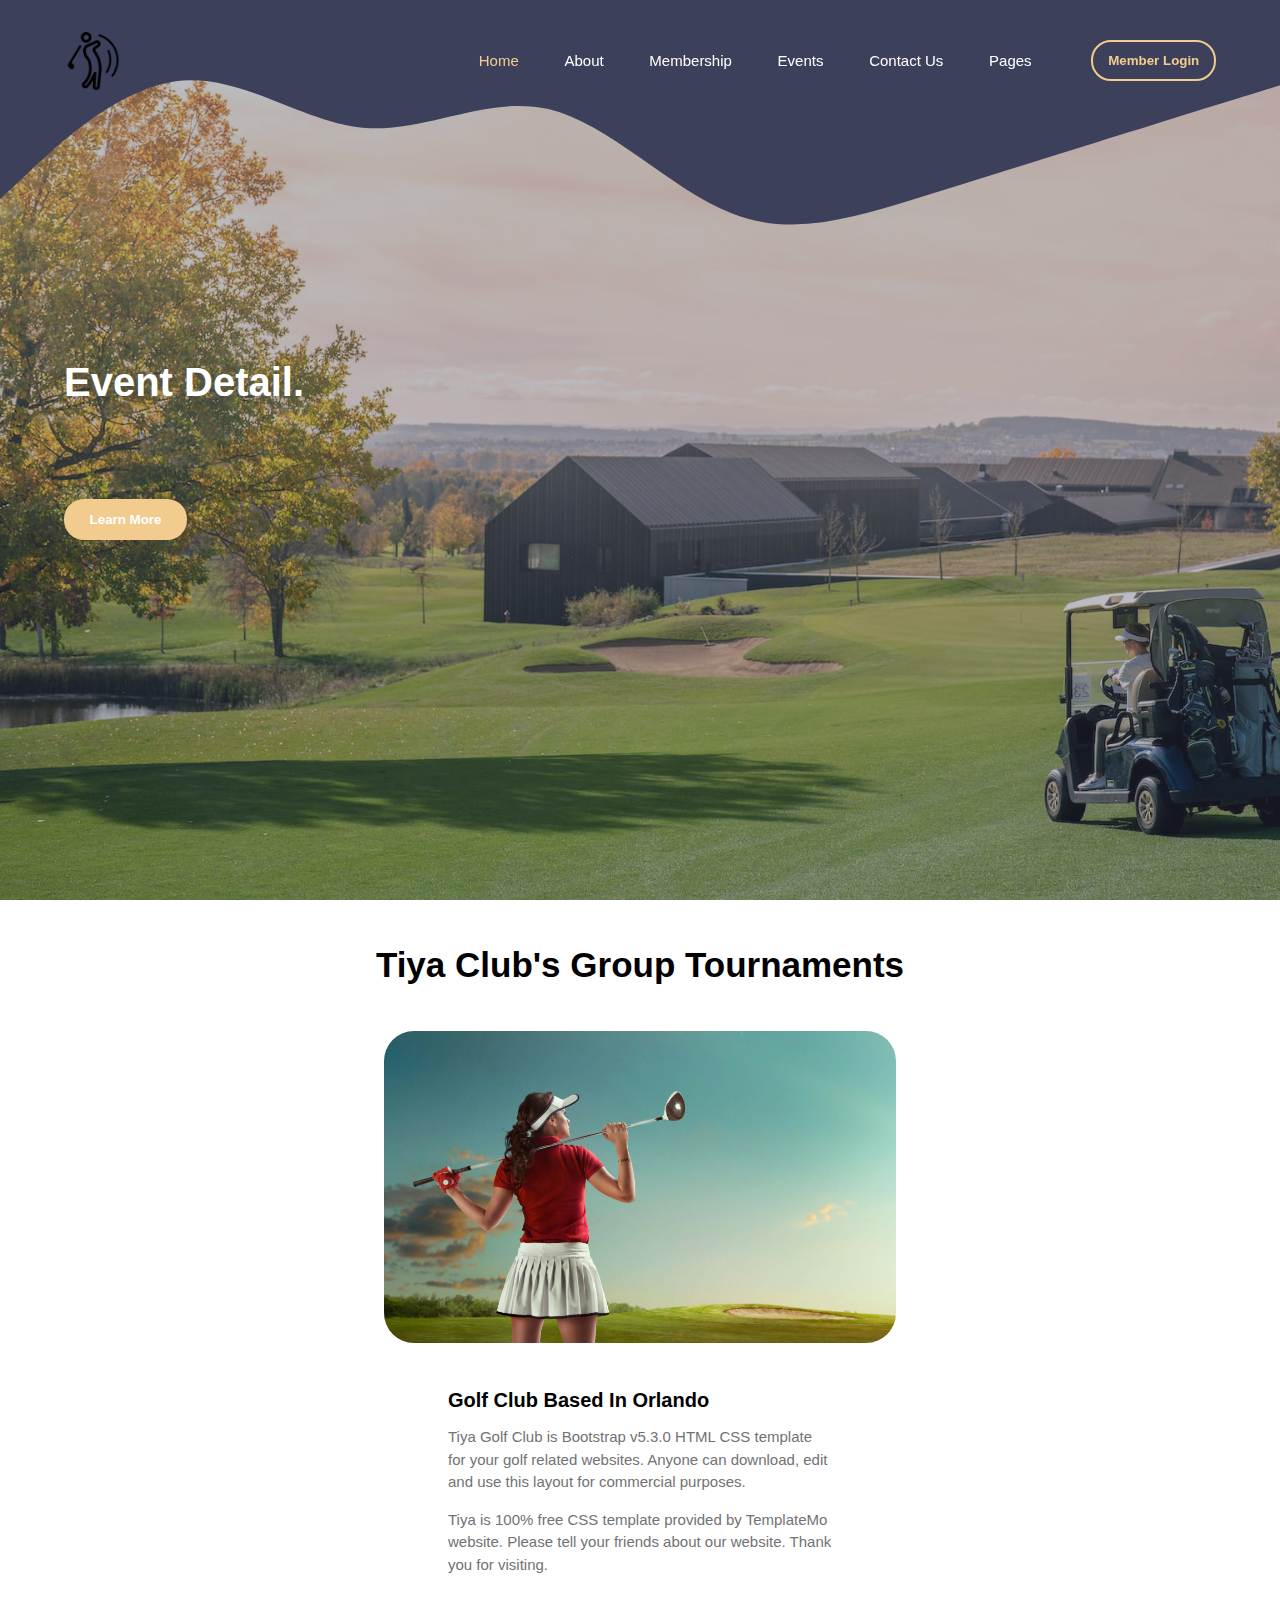
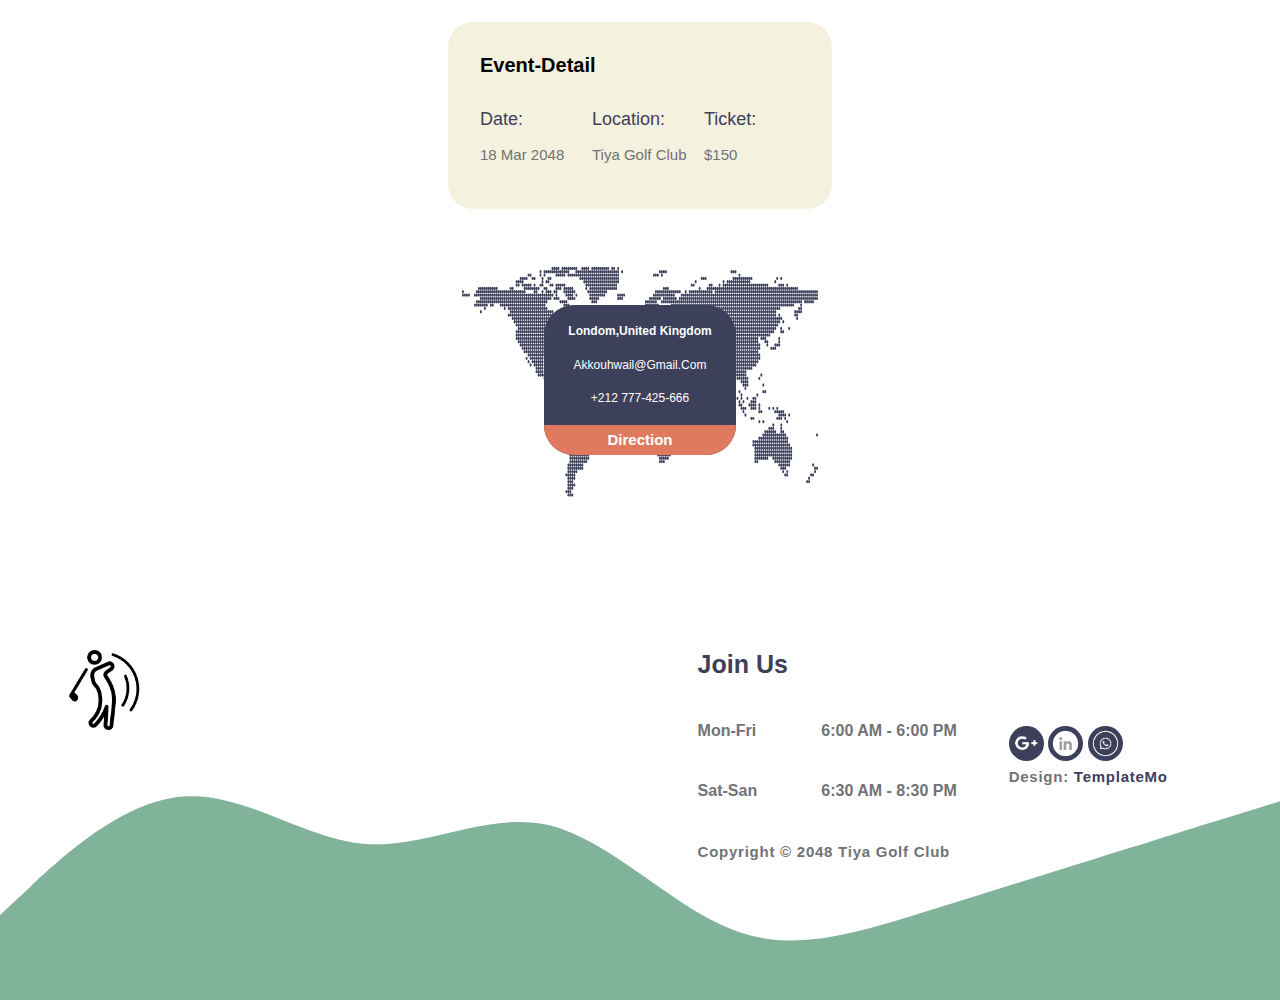
<file: Template587/event-detail.html>
<!DOCTYPE html>
<html lang="en">

<head>
    <meta charset="UTF-8">
    <meta http-equiv="X-UA-Compatible" content="IE=edge">
    <meta name="viewport" content="width=device-width, initial-scale=1.0">
    <title>Tiya Golf club-Event Detail</title>
    <link rel="stylesheet" href="event-detail.css">
</head>

<body>
    <div id="home">
        <div class="dark">
            <svg xmlns="http://www.w3.org/2000/svg" viewBox="0 0 1440 320">
                <path fill="#3D405B" fill-opacity="1"
                    d="M0,224L34.3,192C68.6,160,137,96,206,90.7C274.3,85,343,139,411,144C480,149,549,107,617,122.7C685.7,139,754,213,823,240C891.4,267,960,245,1029,224C1097.1,203,1166,181,1234,160C1302.9,139,1371,117,1406,106.7L1440,96L1440,0L1405.7,0C1371.4,0,1303,0,1234,0C1165.7,0,1097,0,1029,0C960,0,891,0,823,0C754.3,0,686,0,617,0C548.6,0,480,0,411,0C342.9,0,274,0,206,0C137.1,0,69,0,34,0L0,0Z">
                </path>
            </svg>
            <div id="side-bar">
                <img src="images/logo.png" alt="">
                <div class="links">
                    <img id="btn-menu" src="images/menu.png" alt="">
                    <div class="menu">
                        <ul>
                            <li class="active"><a href="">home</a></li>
                            <li><a href="">about</a></li>
                            <li><a href="">membership</a></li>
                            <li><a href="">events</a></li>
                            <li><a href="">contact us</a></li>
                            <li id="show">pages</li>
                        </ul>
                        <button id="btn-login">member login</button>
                    </div>
                </div>
                <div id="list">
                    <ul>
                        <li><a href="event-listing.html">Events listing</a></li>
                        <li><a href="event-detail.html">Events detail</a></li>
                    </ul>
                </div>
            </div>
            <div class="content">
                <h1>event detail.</h1>
                <button><a href="#events">learn more</a></button>
            </div>
            <div id="menu">
                <ul>
                    <li>menu</li>
                    <li class="active"><a href="">home</a></li>
                    <li><a href="">about</a></li>
                    <li><a href="">membership</a></li>
                    <li><a href="">events</a></li>
                    <li><a href="">contact us</a></li>
                    <li>pages
                        <ol>
                            <li><a href="">events listing</a></li>
                            <li><a href="">events detail</a></li>
                        </ol>
                    </li>
                </ul>
            </div>
            <div id="login">
                <div class="header">
                    <h2>member login</h2>
                    <img src="images/icons8-close-50.png" alt="" id="btn-member">
                </div>
                <form action="">
                    <label for="">membership no:</label>
                    <input type="text" placeholder="11002560">
                    <label for="">password:</label>
                    <input type="password" placeholder="password">
                    <input type="checkbox" id="ch">
                    <label for="ch">remeber me</label>
                    <input type="submit" value="login">
                    <p>forgotten password?</p>
                </form>
                <svg xmlns="http://www.w3.org/2000/svg" viewBox="0 0 1440 320">
                    <path fill="#3D405B" fill-opacity="1"
                        d="M0,224L34.3,192C68.6,160,137,96,206,90.7C274.3,85,343,139,411,144C480,149,549,107,617,122.7C685.7,139,754,213,823,240C891.4,267,960,245,1029,224C1097.1,203,1166,181,1234,160C1302.9,139,1371,117,1406,106.7L1440,96L1440,320L1405.7,320C1371.4,320,1303,320,1234,320C1165.7,320,1097,320,1029,320C960,320,891,320,823,320C754.3,320,686,320,617,320C548.6,320,480,320,411,320C342.9,320,274,320,206,320C137.1,320,69,320,34,320L0,320Z">
                    </path>
                </svg>
            </div>
        </div>
    </div>
    <div class="navigation">
        <h1>tiya club's group tournaments</h1>
        <div class="img">
            <img src="images/professional-golf-player.jpg" alt="">
        </div>
        <div class="para">
            <h3>golf club based in orlando</h3>
            <p>Tiya Golf Club is Bootstrap v5.3.0 HTML CSS template for your golf related websites. Anyone can download,
                edit and use this layout for commercial purposes.</p>
            <p>Tiya is 100% free CSS template provided by TemplateMo website. Please tell your friends about our
                website. Thank you for visiting.</p>
        </div>
        <div class="detail">
            <h3>event-detail</h3>
            <div class="content-detail">
                <div><label for="">date:</label>
                    <p>18 mar 2048</p>
                </div>
                <div><label for="">location:</label>
                    <p>tiya golf club</p>
                </div>
                <div><label for="">ticket:</label>
                    <p>$150</p>
                </div>
            </div>
        </div>
        <div class="contact">
            <img src="images/WorldMap.svg" alt="">
            <div class="info">
                <div class="desc">
                    <p>londom,united kingdom</p>
                    <p>akkouhwail@gmail.com</p>
                    <p>+212 777-425-666</p>
                </div>
                <div class="title">
                    <h4>direction</h4>
                </div>
            </div>
        </div>
    </div>
    <div id="footer">
        <svg xmlns="http://www.w3.org/2000/svg" viewBox="0 0 1440 320">
            <path fill="#81B29A" fill-opacity="1"
                d="M0,224L34.3,192C68.6,160,137,96,206,90.7C274.3,85,343,139,411,144C480,149,549,107,617,122.7C685.7,139,754,213,823,240C891.4,267,960,245,1029,224C1097.1,203,1166,181,1234,160C1302.9,139,1371,117,1406,106.7L1440,96L1440,320L1405.7,320C1371.4,320,1303,320,1234,320C1165.7,320,1097,320,1029,320C960,320,891,320,823,320C754.3,320,686,320,617,320C548.6,320,480,320,411,320C342.9,320,274,320,206,320C137.1,320,69,320,34,320L0,320Z">
            </path>
        </svg>
        <div class="footer-content">
            <div class="logo"><img src="images/logo.png" alt=""></div>
            <div class="info">
                <div>
                    <h4>join us</h4>
                    <div>
                        <p>mon-fri</p>
                        <p>6:00 AM - 6:00 PM</p>
                    </div>
                    <div>
                        <p>sat-san</p>
                        <p>6:30 AM - 8:30 PM</p>
                    </div>
                    <p>copyright &copy; 2048 tiya golf club</p>
                </div>
                <div>
                    <div class="img">
                        <img src="images/download-removebg-preview (2).png" alt="">
                        <img src="images/download-removebg-preview.png" alt="">
                        <img src="images/images-removebg-preview (1).png" alt="">
                    </div>
                    <p>Design: <span>TemplateMo</span></p>
                </div>
            </div>
        </div>
    </div>
    <script src="index.js"></script>
</body>

</html>
</file>
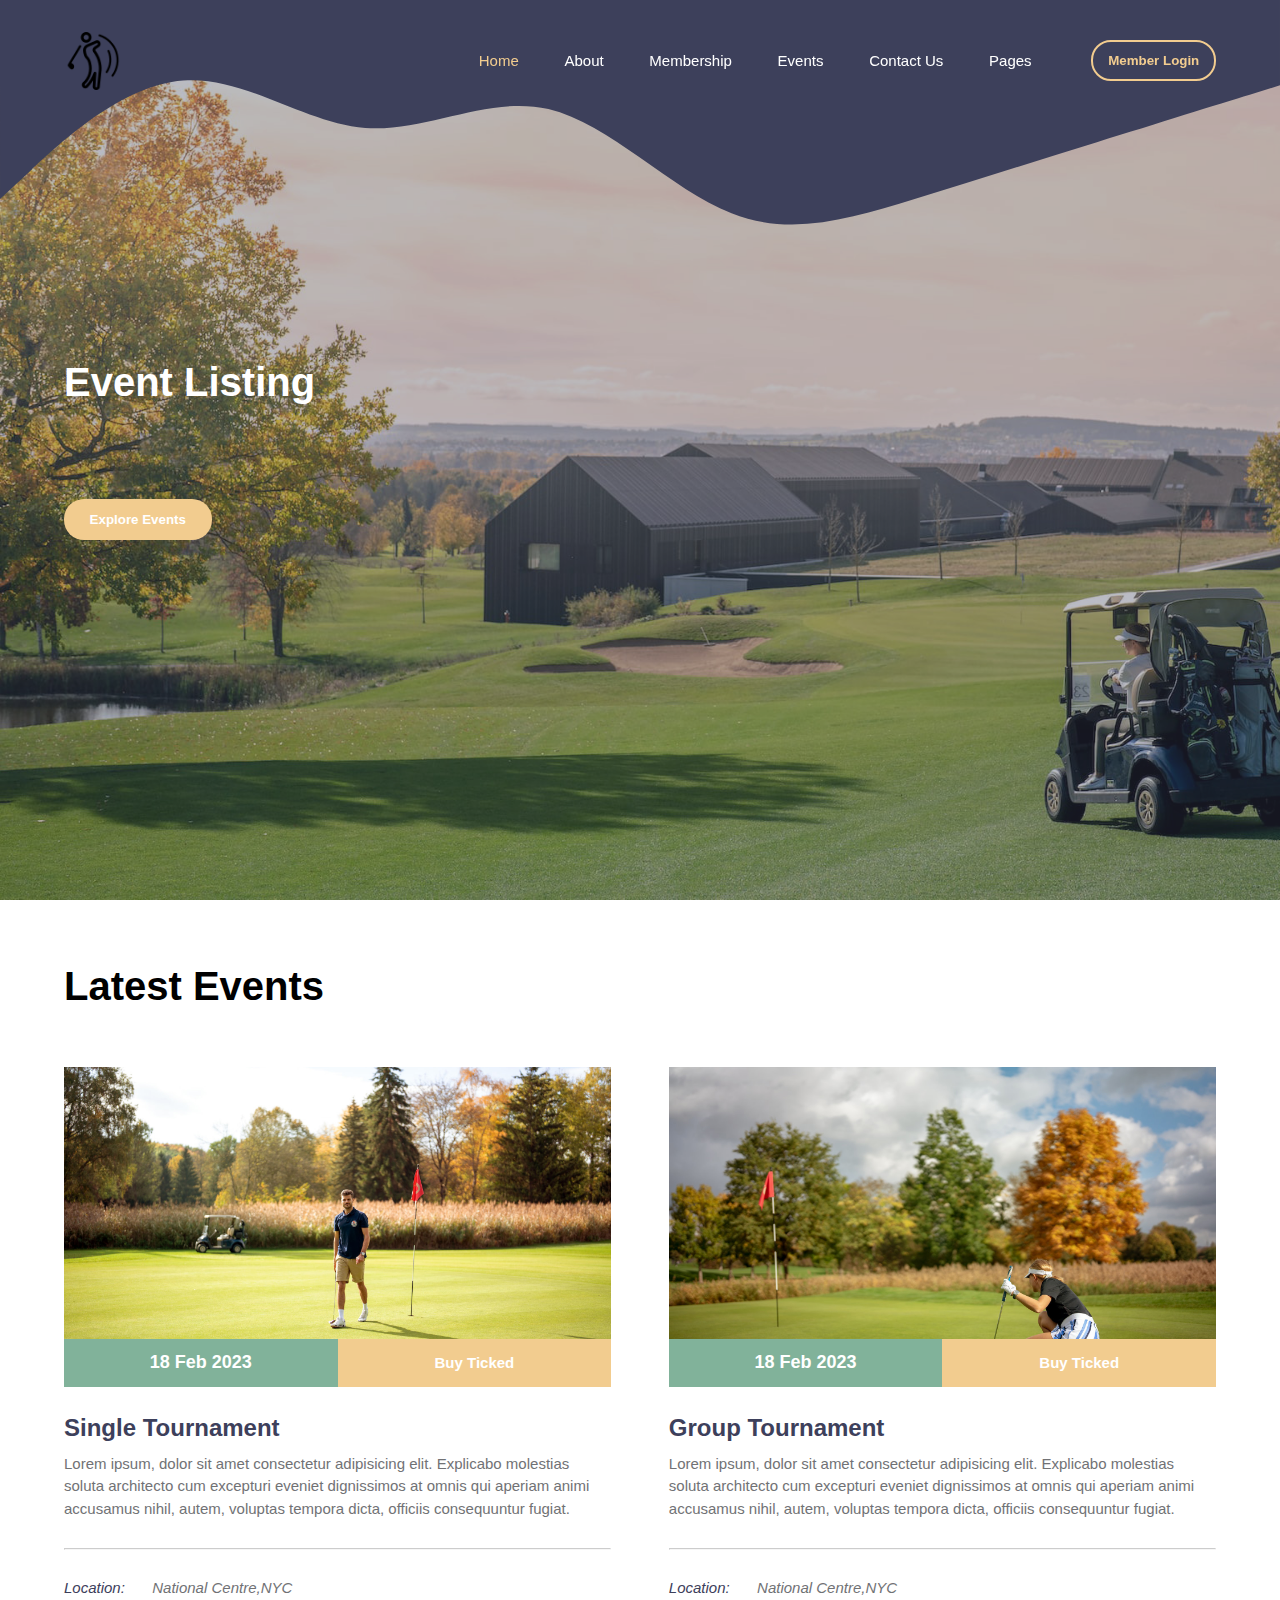
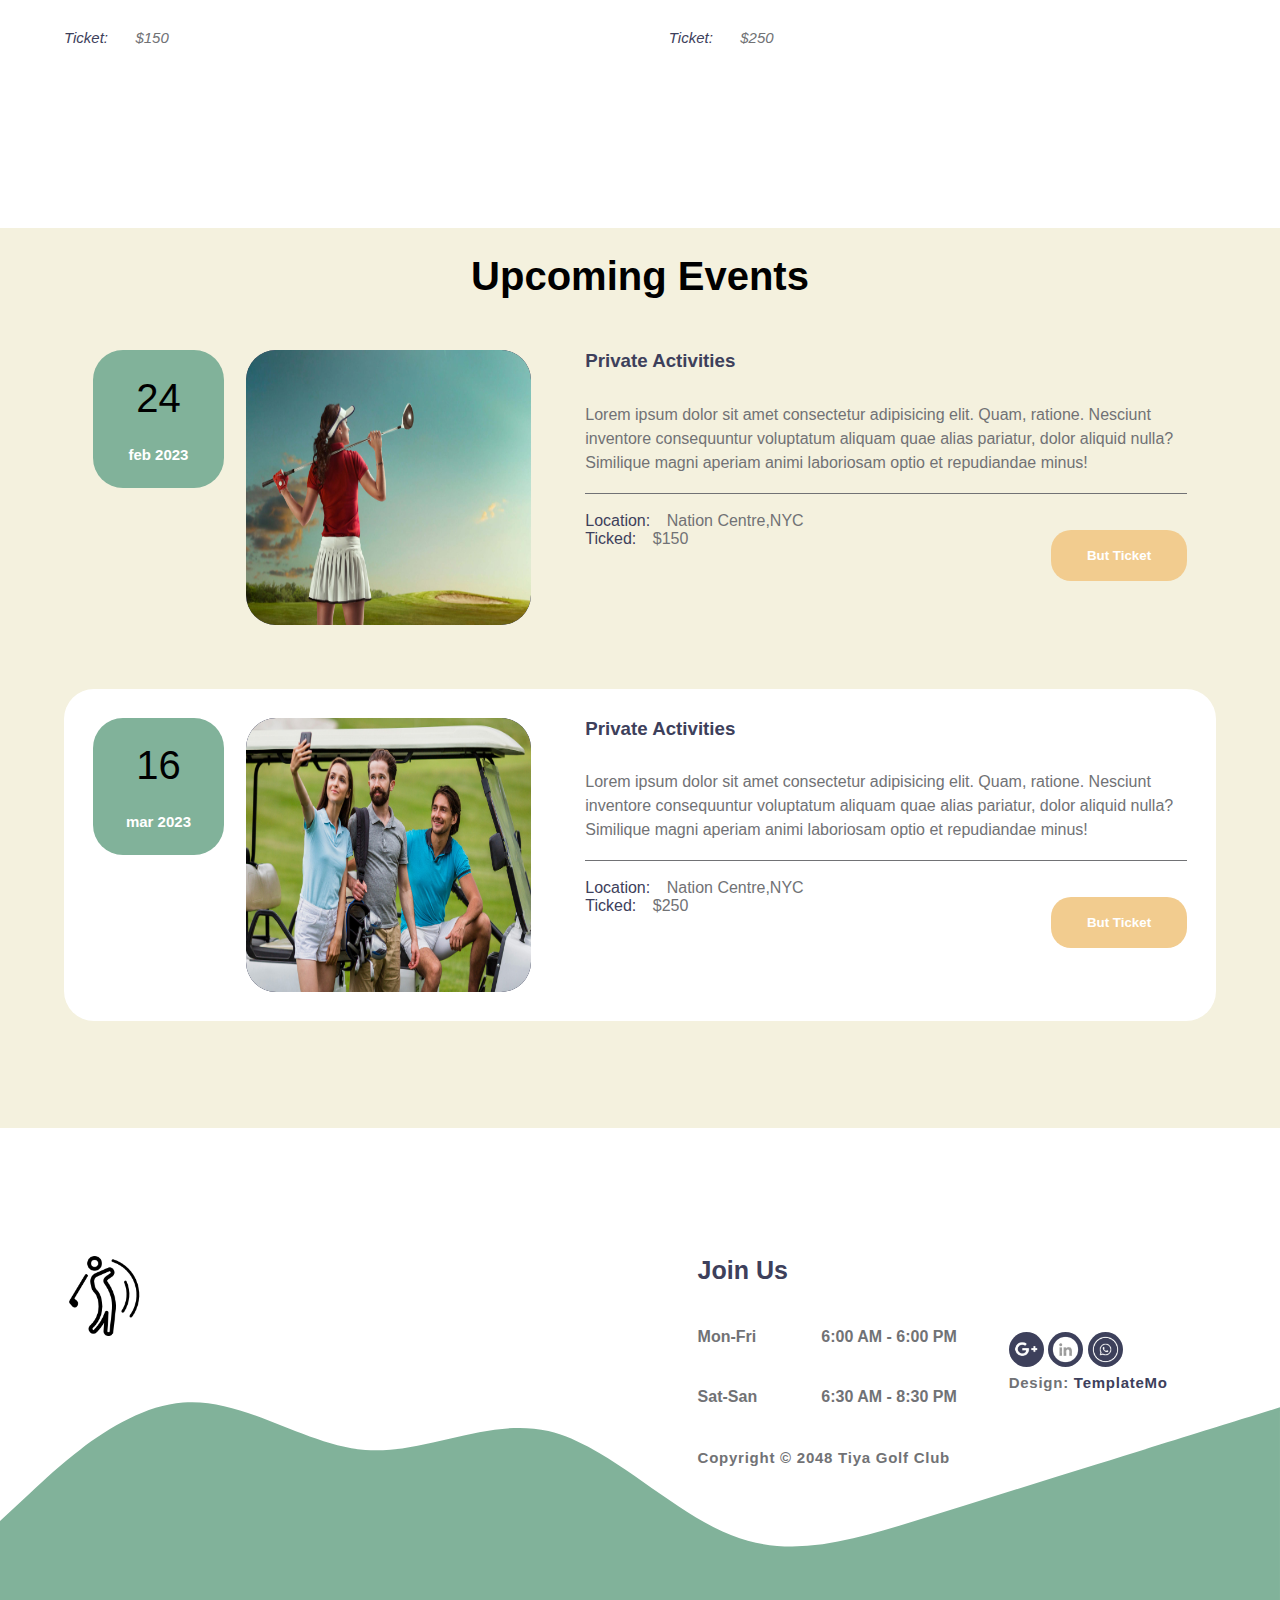
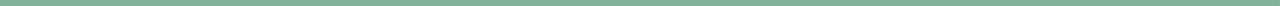
<file: Template587/event-listing.html>
<!DOCTYPE html>
<html lang="en">

<head>
    <meta charset="UTF-8">
    <meta http-equiv="X-UA-Compatible" content="IE=edge">
    <meta name="viewport" content="width=device-width, initial-scale=1.0">
    <title>Tiya Golf Club-event listing</title>
    <link rel="stylesheet" href="event-listing.css">
</head>

<body>
    <div id="home">
        <div class="dark">
            <svg xmlns="http://www.w3.org/2000/svg" viewBox="0 0 1440 320">
                <path fill="#3D405B" fill-opacity="1"
                    d="M0,224L34.3,192C68.6,160,137,96,206,90.7C274.3,85,343,139,411,144C480,149,549,107,617,122.7C685.7,139,754,213,823,240C891.4,267,960,245,1029,224C1097.1,203,1166,181,1234,160C1302.9,139,1371,117,1406,106.7L1440,96L1440,0L1405.7,0C1371.4,0,1303,0,1234,0C1165.7,0,1097,0,1029,0C960,0,891,0,823,0C754.3,0,686,0,617,0C548.6,0,480,0,411,0C342.9,0,274,0,206,0C137.1,0,69,0,34,0L0,0Z">
                </path>
            </svg>
            <div id="side-bar">
                <img src="images/logo.png" alt="">
                <div class="links">
                    <img id="btn-menu" src="images/menu.png" alt="">
                    <div class="menu">
                        <ul>
                            <li class="active"><a href="">home</a></li>
                            <li><a href="">about</a></li>
                            <li><a href="">membership</a></li>
                            <li><a href="">events</a></li>
                            <li><a href="">contact us</a></li>
                            <li id="show">pages</li>
                        </ul>
                        <button id="btn-login">member login</button>
                    </div>
                </div>
                <div id="list">
                    <ul>
                        <li><a href="event-listing.html">Events listing</a></li>
                        <li><a href="event-detail.html">Events detail</a></li>
                    </ul>
                </div>
            </div>
            <div id="menu">
                <ul>
                    <li>menu</li>
                    <li class="active"><a href="">home</a></li>
                    <li><a href="">about</a></li>
                    <li><a href="">membership</a></li>
                    <li><a href="">events</a></li>
                    <li><a href="">contact us</a></li>
                    <li>pages
                        <ol>
                            <li><a href="">events listing</a></li>
                            <li><a href="">events detail</a></li>
                        </ol>
                    </li>
                </ul>
            </div>
            <div id="login">
                <div class="header">
                    <h2>member login</h2>
                    <img src="images/icons8-close-50.png" alt="" id="btn-member">
                </div>
                <form action="">
                    <label for="">membership no:</label>
                    <input type="text" placeholder="11002560">
                    <label for="">password:</label>
                    <input type="password" placeholder="password">
                    <input type="checkbox" id="ch">
                    <label for="ch">remeber me</label>
                    <input type="submit" value="login">
                    <p>forgotten password?</p>
                </form>
                <svg xmlns="http://www.w3.org/2000/svg" viewBox="0 0 1440 320">
                    <path fill="#3D405B" fill-opacity="1"
                        d="M0,224L34.3,192C68.6,160,137,96,206,90.7C274.3,85,343,139,411,144C480,149,549,107,617,122.7C685.7,139,754,213,823,240C891.4,267,960,245,1029,224C1097.1,203,1166,181,1234,160C1302.9,139,1371,117,1406,106.7L1440,96L1440,320L1405.7,320C1371.4,320,1303,320,1234,320C1165.7,320,1097,320,1029,320C960,320,891,320,823,320C754.3,320,686,320,617,320C548.6,320,480,320,411,320C342.9,320,274,320,206,320C137.1,320,69,320,34,320L0,320Z">
                    </path>
                </svg>
            </div>
            <div class="content">
                <h1>event listing</h1>
                <button><a href="#events">explore events</a></button>
            </div>
        </div>
    </div>
    <div id="Latest-events">
        <h1>Latest events</h1>
        <div class="Latest-events-content">
            <div class="content1">
                <div class="img">
                    <img src="images/anna-rosar-ew-olGvgCCs-unsplash.jpg" alt="">
                    <div class="text">
                        <div class="date">18 feb 2023</div>
                        <button><a href="">buy ticked</a></button>
                    </div>
                    <div class="icon"><img src="images/false.png" alt=""></div>
                </div>
                <div class="info">
                    <h2>single tournament</h2>
                    <p>Lorem ipsum, dolor sit amet consectetur adipisicing elit. Explicabo molestias soluta architecto
                        cum excepturi eveniet dignissimos at omnis qui aperiam animi accusamus nihil, autem, voluptas
                        tempora dicta, officiis consequuntur fugiat.</p>
                    <hr>
                    <p><i>location:</i><i>national centre,NYC</i></p>
                    <p><i>ticket:</i><i>$150</i></p>
                </div>
            </div>
            <div class="content2">
                <div class="img">
                    <img src="images/frederik-rosar-NDSZcCfnsbY-unsplash.jpg" alt="">
                    <div class="text">
                        <div class="date">18 feb 2023</div>
                        <button><a href="">buy ticked</a></button>
                    </div>
                    <div class="icon"><img src="images/false.png" alt=""></div>
                </div>
                <div class="info">
                    <h2>group tournament</h2>
                    <p>Lorem ipsum, dolor sit amet consectetur adipisicing elit. Explicabo molestias soluta architecto
                        cum excepturi eveniet dignissimos at omnis qui aperiam animi accusamus nihil, autem, voluptas
                        tempora dicta, officiis consequuntur fugiat.</p>
                    <hr>
                    <p><i>location:</i><i>national centre,NYC</i></p>
                    <p><i>ticket:</i><i>$250</i></p>
                </div>
            </div>
        </div>
    </div>
    <div id="events">
        <h1>upcoming events</h1>
        <div class="events-content">
            <div class="top">
                <div class="left">
                    <span>
                        <p>24</p>
                        <p>feb 2023</p>
                    </span>
                    <div class="img">
                        <img src="images/professional-golf-player.jpg" alt="">
                        <img src="images/false.png" alt="">
                    </div>
                </div>
                <div class="right">
                    <h3>private activities</h3>
                    <p>Lorem ipsum dolor sit amet consectetur adipisicing elit. Quam, ratione. Nesciunt inventore
                        consequuntur voluptatum aliquam quae alias pariatur, dolor aliquid nulla? Similique magni
                        aperiam animi laboriosam optio et repudiandae minus!</p>
                    <hr>
                    <div class="info">
                        <label for="">location:</label>
                        <span>nation centre,NYC</span>
                        <br>
                        <label for="">ticked:</label>
                        <span>$150</span>
                        <button>but ticket</button>
                    </div>
                </div>
            </div>
            <div class="bottom">
                <div class="left">
                    <span>
                        <p>16</p>
                        <p>mar 2023</p>
                    </span>
                    <div class="img">
                        <img src="images/girl-taking-selfie-with-friends-golf-field.jpg" alt="">
                        <img src="images/false.png" alt="">
                    </div>
                </div>
                <div class="right">
                    <h3>private activities</h3>
                    <p>Lorem ipsum dolor sit amet consectetur adipisicing elit. Quam, ratione. Nesciunt inventore
                        consequuntur voluptatum aliquam quae alias pariatur, dolor aliquid nulla? Similique magni
                        aperiam animi laboriosam optio et repudiandae minus!</p>
                    <hr>
                    <div class="info">
                        <label for="">location:</label>
                        <span>nation centre,NYC</span>
                        <br>
                        <label for="">ticked:</label>
                        <span>$250</span>
                        <button>but ticket</button>
                    </div>
                </div>
            </div>
        </div>
    </div>
    <div id="footer">
        <svg xmlns="http://www.w3.org/2000/svg" viewBox="0 0 1440 320">
            <path fill="#81B29A" fill-opacity="1"
                d="M0,224L34.3,192C68.6,160,137,96,206,90.7C274.3,85,343,139,411,144C480,149,549,107,617,122.7C685.7,139,754,213,823,240C891.4,267,960,245,1029,224C1097.1,203,1166,181,1234,160C1302.9,139,1371,117,1406,106.7L1440,96L1440,320L1405.7,320C1371.4,320,1303,320,1234,320C1165.7,320,1097,320,1029,320C960,320,891,320,823,320C754.3,320,686,320,617,320C548.6,320,480,320,411,320C342.9,320,274,320,206,320C137.1,320,69,320,34,320L0,320Z">
            </path>
        </svg>
        <div class="footer-content">
            <div class="logo"><img src="images/logo.png" alt=""></div>
            <div class="info">
                <div>
                    <h4>join us</h4>
                    <div>
                        <p>mon-fri</p>
                        <p>6:00 AM - 6:00 PM</p>
                    </div>
                    <div>
                        <p>sat-san</p>
                        <p>6:30 AM - 8:30 PM</p>
                    </div>
                    <p>copyright &copy; 2048 tiya golf club</p>
                </div>
                <div>
                    <div class="img">
                        <img src="images/download-removebg-preview (2).png" alt="">
                        <img src="images/download-removebg-preview.png" alt="">
                        <img src="images/images-removebg-preview (1).png" alt="">
                    </div>
                    <p>Design: <span>TemplateMo</span></p>
                </div>
            </div>
        </div>
    </div>
    <script src="index.js"></script>
</body>

</html>
</file>
<file: Template587/event-detail.css>
* {
  margin: 0%;
  padding: 0%;
  -webkit-box-sizing: border-box;
          box-sizing: border-box;
}

li {
  list-style: none;
}

a {
  text-decoration: none;
}

body {
  font-family: "DM Sans", sans-serif;
}

#home {
  width: 100%;
  height: 100vh;
  background-image: url("images/anna-rosar-ZxFyVBHMK-c-unsplash.jpg");
  background-repeat: no-repeat;
  background-size: cover;
}
#home .dark {
  background-color: rgba(61, 64, 91, 0.3490196078);
  width: 100%;
  height: 100%;
  position: relative;
}
#home .dark svg {
  position: absolute;
  width: 100%;
}
#home .dark svg:first-of-type {
  top: 0%;
}
#home .dark svg:last-of-type {
  bottom: -8%;
}
#home .dark #side-bar {
  width: 100%;
  position: fixed;
  width: 100%;
  height: 13.5%;
  display: -webkit-box;
  display: -ms-flexbox;
  display: flex;
  -webkit-box-orient: horizontal;
  -webkit-box-direction: normal;
      -ms-flex-direction: row;
          flex-direction: row;
  -webkit-box-align: center;
      -ms-flex-align: center;
          align-items: center;
  -webkit-box-pack: justify;
      -ms-flex-pack: justify;
          justify-content: space-between;
  z-index: 100;
  padding-left: 5%;
  padding-right: 5%;
}
#home .dark #side-bar img {
  width: 5%;
}
#home .dark #side-bar #list {
  background-color: #fff;
  width: 10%;
  height: 100%;
  position: absolute;
  top: 80%;
  right: 15%;
  border-top-right-radius: 10%;
  border-bottom-left-radius: 10%;
  border-bottom-right-radius: 10%;
  border-top-left-radius: 10%;
  visibility: hidden;
}
#home .dark #side-bar #list ul {
  width: 100%;
  height: 100%;
  display: -webkit-box;
  display: -ms-flexbox;
  display: flex;
  -webkit-box-orient: vertical;
  -webkit-box-direction: normal;
      -ms-flex-direction: column;
          flex-direction: column;
  -webkit-box-pack: space-evenly;
      -ms-flex-pack: space-evenly;
          justify-content: space-evenly;
}
#home .dark #side-bar #list ul li {
  text-align: center;
}
#home .dark #side-bar #list ul li a {
  color: rgba(0, 0, 0, 0.7215686275);
  font-size: 15px;
}
#home .dark #side-bar #list::before {
  content: "";
  border-color: transparent transparent #fff transparent;
  border-width: 15px;
  border-style: solid;
  position: absolute;
  top: 0%;
  left: 10%;
  -webkit-transform: translateY(-100%);
          transform: translateY(-100%);
}
#home .dark #side-bar .links {
  width: 80%;
  height: 80%;
  display: -webkit-box;
  display: -ms-flexbox;
  display: flex;
  -webkit-box-orient: horizontal;
  -webkit-box-direction: normal;
      -ms-flex-direction: row;
          flex-direction: row;
  -webkit-box-align: center;
      -ms-flex-align: center;
          align-items: center;
  -webkit-box-pack: justify;
      -ms-flex-pack: justify;
          justify-content: space-between;
}
#home .dark #side-bar .links .menu {
  width: 80%;
  height: 100%;
  display: -webkit-box;
  display: -ms-flexbox;
  display: flex;
  -webkit-box-orient: horizontal;
  -webkit-box-direction: normal;
      -ms-flex-direction: row;
          flex-direction: row;
  -webkit-box-align: center;
      -ms-flex-align: center;
          align-items: center;
  -webkit-box-pack: justify;
      -ms-flex-pack: justify;
          justify-content: space-between;
}
#home .dark #side-bar .links .menu ul {
  width: 75%;
  height: 100%;
  display: -webkit-box;
  display: -ms-flexbox;
  display: flex;
  -webkit-box-orient: horizontal;
  -webkit-box-direction: normal;
      -ms-flex-direction: row;
          flex-direction: row;
  -webkit-box-align: center;
      -ms-flex-align: center;
          align-items: center;
  -webkit-box-pack: justify;
      -ms-flex-pack: justify;
          justify-content: space-between;
}
#home .dark #side-bar .links .menu ul li {
  color: #ffffff;
  text-transform: capitalize;
  font-size: 15px;
  cursor: pointer;
}
#home .dark #side-bar .links .menu ul li a {
  color: #ffffff;
  text-transform: capitalize;
  font-size: 15px;
}
#home .dark #side-bar .links .menu ul li.active a {
  color: #F2CC8F;
}
#home .dark #side-bar .links .menu ul li:hover a {
  color: #F2CC8F;
}
#home .dark #side-bar .links .menu button {
  color: #F2CC8F;
  border: 2px #F2CC8F solid;
  background-color: transparent;
  border-radius: 20px;
  padding: 1.5% 2%;
  cursor: pointer;
  -webkit-transition-duration: 0.5s;
          transition-duration: 0.5s;
  font-weight: bold;
  text-transform: capitalize;
}
#home .dark #side-bar .links .menu button:hover {
  background-color: #F2CC8F;
  color: #ffffff;
}
#home .dark #side-bar .links img {
  width: 10%;
  visibility: hidden;
}
#home .dark .home-content {
  width: 100%;
  height: 70%;
  position: absolute;
  top: 50%;
  -webkit-transform: translateY(-30%);
          transform: translateY(-30%);
  display: -webkit-box;
  display: -ms-flexbox;
  display: flex;
  -webkit-box-orient: horizontal;
  -webkit-box-direction: normal;
      -ms-flex-direction: row;
          flex-direction: row;
  -webkit-box-align: center;
      -ms-flex-align: center;
          align-items: center;
  -webkit-box-pack: justify;
      -ms-flex-pack: justify;
          justify-content: space-between;
  padding-left: 5%;
  padding-right: 5%;
}
#home .dark .home-content .text {
  width: 35%;
  height: 80%;
}
#home .dark .home-content .text h1 {
  color: #ffffff;
  font-size: 40px;
  line-height: 1.25;
  margin-bottom: 5%;
}
#home .dark .home-content .text h1 > span {
  position: relative;
}
#home .dark .home-content .text h1 > span > span {
  position: absolute;
  text-transform: capitalize;
}
#home .dark .home-content .text h1 > span > span:nth-child(1) {
  color: #F2CC8F;
  -webkit-animation-name: identifier1;
          animation-name: identifier1;
  -webkit-animation-iteration-count: infinite;
          animation-iteration-count: infinite;
  -webkit-animation-timing-function: linear;
          animation-timing-function: linear;
  -webkit-animation-duration: 6s;
          animation-duration: 6s;
  -webkit-animation-direction: alternate;
          animation-direction: alternate;
}
#home .dark .home-content .text h1 > span > span:nth-child(2) {
  color: #F2CC8F;
  -webkit-animation-name: identifier2;
          animation-name: identifier2;
  -webkit-animation-iteration-count: infinite;
          animation-iteration-count: infinite;
  -webkit-animation-timing-function: linear;
          animation-timing-function: linear;
  -webkit-animation-direction: alternate;
          animation-direction: alternate;
  -webkit-animation-duration: 6s;
          animation-duration: 6s;
}
#home .dark .home-content .text h1 > span > span:nth-child(3) {
  color: #F2CC8F;
  -webkit-animation-name: identifier3;
          animation-name: identifier3;
  -webkit-animation-iteration-count: infinite;
          animation-iteration-count: infinite;
  -webkit-animation-timing-function: linear;
          animation-timing-function: linear;
  -webkit-animation-direction: alternate;
          animation-direction: alternate;
  -webkit-animation-duration: 6s;
          animation-duration: 6s;
}
@-webkit-keyframes identifier1 {
  0% {
    opacity: 1;
  }
  50% {
    opacity: 0;
  }
  100% {
    opacity: 0;
  }
}
@keyframes identifier1 {
  0% {
    opacity: 1;
  }
  50% {
    opacity: 0;
  }
  100% {
    opacity: 0;
  }
}
@-webkit-keyframes identifier2 {
  0% {
    opacity: 0;
  }
  50% {
    opacity: 1;
  }
  100% {
    opacity: 0;
  }
}
@keyframes identifier2 {
  0% {
    opacity: 0;
  }
  50% {
    opacity: 1;
  }
  100% {
    opacity: 0;
  }
}
@-webkit-keyframes identifier3 {
  0% {
    opacity: 0;
  }
  50% {
    opacity: 0;
  }
  100% {
    opacity: 1;
  }
}
@keyframes identifier3 {
  0% {
    opacity: 0;
  }
  50% {
    opacity: 0;
  }
  100% {
    opacity: 1;
  }
}
#home .dark .home-content .text button {
  border: none;
  background-color: #F2CC8F;
  border-radius: 20px;
  padding: 3.5% 6%;
  margin-right: 5%;
  -webkit-transition-duration: 0.5s;
          transition-duration: 0.5s;
}
#home .dark .home-content .text button:hover {
  background-color: #E07A5F;
}
#home .dark .home-content .text button a {
  color: #ffffff;
  text-transform: capitalize;
  font-weight: bold;
}
#home .dark .home-content .text > a {
  color: #ffffff;
  text-transform: capitalize;
  -webkit-transition-duration: 0.5s;
          transition-duration: 0.5s;
}
#home .dark .home-content .text > a:hover {
  color: #F2CC8F;
}
#home .dark .home-content img {
  width: 50%;
  height: 100%;
}
#home .dark #menu {
  position: fixed;
  z-index: 10;
  height: 100%;
  width: 40%;
  background-color: #3D405B;
  -webkit-transform: translateX(-100%);
          transform: translateX(-100%);
}
#home .dark #menu ul {
  width: 100%;
  height: 60%;
}
#home .dark #menu ul > li {
  width: 100%;
  height: 12%;
  margin-left: 5%;
  text-transform: capitalize;
  color: #ffffff;
}
#home .dark #menu ul > li:hover a {
  color: #F2CC8F;
}
#home .dark #menu ul > li a {
  text-transform: capitalize;
  color: #ffffff;
}
#home .dark #menu ul > li:first-child {
  margin-left: 0%;
  height: 20%;
  display: -webkit-box;
  display: -ms-flexbox;
  display: flex;
  -webkit-box-align: center;
      -ms-flex-align: center;
          align-items: center;
  -webkit-box-pack: center;
      -ms-flex-pack: center;
          justify-content: center;
  text-transform: uppercase;
  color: #000000;
  font-weight: bold;
  font-size: 20px;
  letter-spacing: 0.2rem;
}
#home .dark #menu ul ol {
  margin-left: 5%;
}
#home .dark #menu ul ol li a {
  color: #717275;
}
#home .dark #login {
  width: 30%;
  height: 100%;
  position: fixed;
  background-color: #81B29A;
  right: 0%;
  z-index: 150;
  display: -webkit-box;
  display: -ms-flexbox;
  display: flex;
  -webkit-box-orient: vertical;
  -webkit-box-direction: normal;
      -ms-flex-direction: column;
          flex-direction: column;
  -webkit-box-align: center;
      -ms-flex-align: center;
          align-items: center;
  -webkit-box-pack: center;
      -ms-flex-pack: center;
          justify-content: center;
  -webkit-transform: translateX(100%);
          transform: translateX(100%);
}
@media (max-width: 992px) {
  #home .dark #login {
    width: 40%;
  }
}
#home .dark #login svg {
  position: absolute;
  bottom: 0%;
  -webkit-transform: rotate(180deg);
          transform: rotate(180deg);
}
#home .dark #login .header {
  width: 80%;
  height: 10%;
  margin-bottom: 10%;
  display: -webkit-box;
  display: -ms-flexbox;
  display: flex;
  -webkit-box-orient: horizontal;
  -webkit-box-direction: normal;
      -ms-flex-direction: row;
          flex-direction: row;
  -webkit-box-align: center;
      -ms-flex-align: center;
          align-items: center;
  -webkit-box-pack: justify;
      -ms-flex-pack: justify;
          justify-content: space-between;
}
#home .dark #login .header h2 {
  text-transform: capitalize;
}
#home .dark #login .header img {
  width: 10%;
  height: 50%;
  cursor: pointer;
  opacity: 0.5;
}
#home .dark #login .header img:hover {
  opacity: 1;
}
@-webkit-keyframes retation1 {
  0% {
    -webkit-transform: rotate(0deg);
            transform: rotate(0deg);
  }
  100% {
    -webkit-transform: rotate(180deg);
            transform: rotate(180deg);
  }
}
@keyframes retation1 {
  0% {
    -webkit-transform: rotate(0deg);
            transform: rotate(0deg);
  }
  100% {
    -webkit-transform: rotate(180deg);
            transform: rotate(180deg);
  }
}
@-webkit-keyframes retation2 {
  0% {
    -webkit-transform: rotate(0deg);
            transform: rotate(0deg);
  }
  100% {
    -webkit-transform: rotate(180deg);
            transform: rotate(180deg);
  }
}
@keyframes retation2 {
  0% {
    -webkit-transform: rotate(0deg);
            transform: rotate(0deg);
  }
  100% {
    -webkit-transform: rotate(180deg);
            transform: rotate(180deg);
  }
}
#home .dark #login form {
  width: 80%;
  height: 60%;
}
#home .dark #login form label {
  color: #000;
  text-transform: capitalize;
}
#home .dark #login form label:last-of-type {
  cursor: pointer;
}
#home .dark #login form input:not([type=checkbox]), #home .dark #login #contact .contact-content form textarea:not([type=checkbox]), #contact .contact-content #home .dark #login form textarea:not([type=checkbox]), #home .dark #login #membership .content-membership > div form textarea:not([type=checkbox]), #membership .content-membership > div #home .dark #login form textarea:not([type=checkbox]) {
  width: 100%;
  height: 12%;
  background-color: #fff;
  border: 2px gray solid;
  border-radius: 20px;
  margin-top: 8px;
  margin-bottom: 20px;
  padding-left: 5%;
}
#home .dark #login form input:not([type=checkbox])::-webkit-input-placeholder, #home .dark #login #contact .contact-content form textarea:not([type=checkbox])::-webkit-input-placeholder, #contact .contact-content #home .dark #login form textarea:not([type=checkbox])::-webkit-input-placeholder, #home .dark #login #membership .content-membership > div form textarea:not([type=checkbox])::-webkit-input-placeholder, #membership .content-membership > div #home .dark #login form textarea:not([type=checkbox])::-webkit-input-placeholder {
  text-transform: capitalize;
}
#home .dark #login form input:not([type=checkbox])::-moz-placeholder, #home .dark #login #contact .contact-content form textarea:not([type=checkbox])::-moz-placeholder, #contact .contact-content #home .dark #login form textarea:not([type=checkbox])::-moz-placeholder, #home .dark #login #membership .content-membership > div form textarea:not([type=checkbox])::-moz-placeholder, #membership .content-membership > div #home .dark #login form textarea:not([type=checkbox])::-moz-placeholder {
  text-transform: capitalize;
}
#home .dark #login form input:not([type=checkbox]):-ms-input-placeholder, #home .dark #login #contact .contact-content form textarea:not([type=checkbox]):-ms-input-placeholder, #contact .contact-content #home .dark #login form textarea:not([type=checkbox]):-ms-input-placeholder, #home .dark #login #membership .content-membership > div form textarea:not([type=checkbox]):-ms-input-placeholder, #membership .content-membership > div #home .dark #login form textarea:not([type=checkbox]):-ms-input-placeholder {
  text-transform: capitalize;
}
#home .dark #login form input:not([type=checkbox])::-ms-input-placeholder, #home .dark #login #contact .contact-content form textarea:not([type=checkbox])::-ms-input-placeholder, #contact .contact-content #home .dark #login form textarea:not([type=checkbox])::-ms-input-placeholder, #home .dark #login #membership .content-membership > div form textarea:not([type=checkbox])::-ms-input-placeholder, #membership .content-membership > div #home .dark #login form textarea:not([type=checkbox])::-ms-input-placeholder {
  text-transform: capitalize;
}
#home .dark #login form input:not([type=checkbox])::placeholder, #home .dark #login #contact .contact-content form textarea:not([type=checkbox])::placeholder, #contact .contact-content #home .dark #login form textarea:not([type=checkbox])::placeholder, #home .dark #login #membership .content-membership > div form textarea:not([type=checkbox])::placeholder, #membership .content-membership > div #home .dark #login form textarea:not([type=checkbox])::placeholder {
  text-transform: capitalize;
}
#home .dark #login form input:not([type=checkbox]):hover, #home .dark #login #contact .contact-content form textarea:not([type=checkbox]):hover, #contact .contact-content #home .dark #login form textarea:not([type=checkbox]):hover, #home .dark #login #membership .content-membership > div form textarea:not([type=checkbox]):hover, #membership .content-membership > div #home .dark #login form textarea:not([type=checkbox]):hover {
  border: 3px #000 solid;
}
#home .dark #login form input:not([type=checkbox])[type=submit], #home .dark #login #contact .contact-content form textarea:not([type=checkbox])[type=submit], #contact .contact-content #home .dark #login form textarea:not([type=checkbox])[type=submit], #home .dark #login #membership .content-membership > div form textarea:not([type=checkbox])[type=submit], #membership .content-membership > div #home .dark #login form textarea:not([type=checkbox])[type=submit] {
  width: 70%;
  color: #fff;
  background-color: #F2CC8F;
  text-transform: capitalize;
  font-size: 15px;
  font-weight: bold;
  letter-spacing: 0.1rem;
  margin-left: 50%;
  -webkit-transform: translateX(-50%);
          transform: translateX(-50%);
  border: none;
  cursor: pointer;
  -webkit-transition-duration: 0.5s;
          transition-duration: 0.5s;
  padding-left: 5%;
}
#home .dark #login form input:not([type=checkbox])[type=submit]:hover, #home .dark #login #contact .contact-content form textarea:not([type=checkbox])[type=submit]:hover, #contact .contact-content #home .dark #login form textarea:not([type=checkbox])[type=submit]:hover, #home .dark #login #membership .content-membership > div form textarea:not([type=checkbox])[type=submit]:hover, #membership .content-membership > div #home .dark #login form textarea:not([type=checkbox])[type=submit]:hover {
  background-color: #E07A5F;
}
#home .dark #login form p {
  text-align: center;
  text-transform: capitalize;
  color: #3D405B;
  font-size: 13px;
  cursor: pointer;
}
#home .dark #login form p:hover {
  color: #F2CC8F;
}
@media (max-width: 767px) {
  #home .dark #login {
    width: 50%;
  }
  #home .dark #login .header img {
    width: 15%;
  }
  #home .dark #login .header h2 {
    font-size: 15px;
  }
  #home .dark #login label {
    font-size: 12px;
  }
  #home .dark #login form input[type=text], #home .dark #login #contact .contact-content form textarea[type=text], #contact .contact-content #home .dark #login form textarea[type=text], #home .dark #login #membership .content-membership > div form textarea[type=text], #membership .content-membership > div #home .dark #login form textarea[type=text] {
    height: 8%;
  }
  #home .dark #login form input[type=password], #home .dark #login #contact .contact-content form textarea[type=password], #contact .contact-content #home .dark #login form textarea[type=password], #home .dark #login #membership .content-membership > div form textarea[type=password], #membership .content-membership > div #home .dark #login form textarea[type=password] {
    height: 8%;
  }
  #home .dark #login form input[type=submit], #home .dark #login #contact .contact-content form textarea[type=submit], #contact .contact-content #home .dark #login form textarea[type=submit], #home .dark #login #membership .content-membership > div form textarea[type=submit], #membership .content-membership > div #home .dark #login form textarea[type=submit] {
    height: 8%;
  }
}
@-webkit-keyframes show1 {
  0% {
    -webkit-transform: translateX(0%);
            transform: translateX(0%);
  }
  100% {
    -webkit-transform: translateX(100%);
            transform: translateX(100%);
  }
}
@keyframes show1 {
  0% {
    -webkit-transform: translateX(0%);
            transform: translateX(0%);
  }
  100% {
    -webkit-transform: translateX(100%);
            transform: translateX(100%);
  }
}
@-webkit-keyframes show2 {
  0% {
    -webkit-transform: translateX(100%);
            transform: translateX(100%);
  }
  100% {
    -webkit-transform: translateX(0%);
            transform: translateX(0%);
  }
}
@keyframes show2 {
  0% {
    -webkit-transform: translateX(100%);
            transform: translateX(100%);
  }
  100% {
    -webkit-transform: translateX(0%);
            transform: translateX(0%);
  }
}
@media (max-width: 992px) {
  #home .dark #side-bar .links .menu ul li a {
    font-size: 12px;
  }
  #home .dark #side-bar .links .menu button {
    font-size: 12px;
  }
  #home .dark #side-bar #list ul li a {
    font-size: 10px;
  }
}
@media (max-width: 767px) {
  #home .dark #side-bar > img {
    width: 15%;
  }
  #home .dark #side-bar .links {
    -webkit-box-orient: horizontal;
    -webkit-box-direction: reverse;
        -ms-flex-direction: row-reverse;
            flex-direction: row-reverse;
  }
  #home .dark #side-bar .links img {
    visibility: visible;
    cursor: pointer;
  }
  #home .dark #side-bar .links .menu ul {
    visibility: hidden;
  }
  #home .dark #side-bar .links .menu button {
    font-size: 8px;
  }
  #home .dark .home-content {
    -webkit-box-orient: vertical;
    -webkit-box-direction: normal;
        -ms-flex-direction: column;
            flex-direction: column;
    height: 80%;
    top: 40%;
  }
  #home .dark .home-content .text {
    width: 100%;
    height: 30%;
  }
  #home .dark .home-content .text h1 {
    font-size: 25px;
  }
  #home .dark .home-content img {
    width: 100%;
    height: 70%;
  }
}

#about {
  width: 100%;
  height: 450px;
  margin-top: 100px;
  padding-left: 5%;
  padding-right: 5%;
}
@media (max-width: 992px) {
  #about {
    height: 400px;
  }
}
@media (max-width: 767px) {
  #about {
    height: 700px;
  }
}
#about h1 {
  text-align: center;
  font-size: 40px;
  text-transform: capitalize;
}
#about .about-content {
  width: 100%;
  height: 70%;
  margin-top: 5%;
  display: -webkit-box;
  display: -ms-flexbox;
  display: flex;
  -webkit-box-orient: horizontal;
  -webkit-box-direction: normal;
      -ms-flex-direction: row;
          flex-direction: row;
  -webkit-box-align: center;
      -ms-flex-align: center;
          align-items: center;
  -webkit-box-pack: justify;
      -ms-flex-pack: justify;
          justify-content: space-between;
}
@media (max-width: 767px) {
  #about .about-content {
    -webkit-box-orient: vertical;
    -webkit-box-direction: normal;
        -ms-flex-direction: column;
            flex-direction: column;
    height: 85%;
  }
}
#about .about-content .text {
  width: 40%;
  height: 100%;
}
#about .about-content .text h2 {
  text-transform: capitalize;
  margin-bottom: 8%;
}
#about .about-content .text p {
  color: #717275;
  font-size: 18px;
  line-height: 1.5;
  margin-bottom: 5%;
}
#about .about-content .text p span {
  font-weight: bold;
  text-transform: capitalize;
}
@media (max-width: 992px) {
  #about .about-content .text h2 {
    font-size: 25px;
  }
  #about .about-content .text p {
    font-size: 13px;
  }
}
@media (max-width: 767px) {
  #about .about-content .text {
    width: 100%;
    height: 40%;
  }
  #about .about-content .text h2 {
    font-size: 20px;
  }
}
#about .about-content .images {
  width: 50%;
  height: 100%;
  display: -webkit-box;
  display: -ms-flexbox;
  display: flex;
  -webkit-box-orient: horizontal;
  -webkit-box-direction: normal;
      -ms-flex-direction: row;
          flex-direction: row;
  -webkit-box-align: start;
      -ms-flex-align: start;
          align-items: flex-start;
  -webkit-box-pack: justify;
      -ms-flex-pack: justify;
          justify-content: space-between;
}
#about .about-content .images > div {
  width: 47.5%;
  height: 80%;
  background-color: #ffffff;
  border-radius: 30px;
}
#about .about-content .images > div .img {
  width: 100%;
  height: 80%;
  position: relative;
  overflow: hidden;
  border-radius: 30px;
}
#about .about-content .images > div .img:hover > img {
  -webkit-transform: scale(1.15);
          transform: scale(1.15);
}
#about .about-content .images > div .img:hover > div {
  opacity: 1;
}
#about .about-content .images > div .img > img {
  width: 100%;
  height: 100%;
  border-radius: 30px;
  -webkit-transition-duration: 0.3s;
          transition-duration: 0.3s;
}
#about .about-content .images > div .img > div {
  width: 60%;
  height: 30%;
  background-color: #ffffff;
  display: -webkit-box;
  display: -ms-flexbox;
  display: flex;
  -webkit-box-orient: horizontal;
  -webkit-box-direction: normal;
      -ms-flex-direction: row;
          flex-direction: row;
  -webkit-box-align: center;
      -ms-flex-align: center;
          align-items: center;
  -webkit-box-pack: space-evenly;
      -ms-flex-pack: space-evenly;
          justify-content: space-evenly;
  position: absolute;
  top: 50%;
  left: 50%;
  -webkit-transform: translate(-50%, -50%);
          transform: translate(-50%, -50%);
  border-radius: 50px;
  opacity: 0;
  -webkit-transition-duration: 0.5s;
          transition-duration: 0.5s;
}
#about .about-content .images > div .img > div > img {
  width: 30%;
  height: 60%;
  background-color: #3D405B;
  padding: 5% 5%;
  border-radius: 50%;
}
#about .about-content .images > div .name {
  width: 100%;
  height: 20%;
  display: -webkit-box;
  display: -ms-flexbox;
  display: flex;
  -webkit-box-orient: horizontal;
  -webkit-box-direction: normal;
      -ms-flex-direction: row;
          flex-direction: row;
  -webkit-box-align: center;
      -ms-flex-align: center;
          align-items: center;
  -webkit-box-pack: justify;
      -ms-flex-pack: justify;
          justify-content: space-between;
  padding-left: 5%;
  padding-right: 5%;
}
#about .about-content .images > div .name > span {
  text-transform: capitalize;
  font-size: 18px;
}
#about .about-content .images > div .name > span:last-of-type {
  color: #717275;
}
@media (max-width: 992px) {
  #about .about-content .images > div .name span {
    font-size: 15px;
  }
}
@media (max-width: 767px) {
  #about .about-content .images {
    width: 100%;
    height: 50%;
  }
}

.get-our {
  width: 100%;
  height: 800px;
  background-image: url("images/frederik-rosar-NDSZcCfnsbY-unsplash.jpg");
  background-repeat: no-repeat;
  background-size: cover;
  position: relative;
}
@media (max-width: 767px) {
  .get-our {
    height: 600px;
  }
}
.get-our svg {
  position: absolute;
}
.get-our svg:last-of-type {
  bottom: 0%;
}
.get-our div {
  margin-left: 5%;
  width: 50%;
  height: 45%;
  background-color: rgba(255, 255, 255, 0.7843137255);
  border-radius: 50px;
  position: absolute;
  top: 50%;
  -webkit-transform: translateY(-50%);
          transform: translateY(-50%);
  padding: 5%;
}
.get-our div h1 {
  text-transform: capitalize;
  margin-bottom: 5%;
}
.get-our div p {
  line-height: 1.5;
  color: #717275;
}
.get-our div form {
  width: 100%;
  height: 30%;
  background-color: #ffffff;
  border-radius: 50px;
  margin-top: 5%;
  position: relative;
}
.get-our div form input, .get-our div #contact .contact-content form textarea, #contact .contact-content .get-our div form textarea, .get-our #membership .content-membership > div form textarea, #membership .get-our .content-membership > div form textarea {
  width: 100%;
  height: 100%;
  border-radius: inherit;
  border: none;
  padding-left: 12%;
  font-size: 18px;
}
.get-our div form input::-webkit-input-placeholder, .get-our div #contact .contact-content form textarea::-webkit-input-placeholder, #contact .contact-content .get-our div form textarea::-webkit-input-placeholder, .get-our #membership .content-membership > div form textarea::-webkit-input-placeholder, #membership .get-our .content-membership > div form textarea::-webkit-input-placeholder {
  text-transform: capitalize;
  color: gray;
  font-size: 18px;
}
.get-our div form input::-moz-placeholder, .get-our div #contact .contact-content form textarea::-moz-placeholder, #contact .contact-content .get-our div form textarea::-moz-placeholder, .get-our #membership .content-membership > div form textarea::-moz-placeholder, #membership .get-our .content-membership > div form textarea::-moz-placeholder {
  text-transform: capitalize;
  color: gray;
  font-size: 18px;
}
.get-our div form input:-ms-input-placeholder, .get-our div #contact .contact-content form textarea:-ms-input-placeholder, #contact .contact-content .get-our div form textarea:-ms-input-placeholder, .get-our #membership .content-membership > div form textarea:-ms-input-placeholder, #membership .get-our .content-membership > div form textarea:-ms-input-placeholder {
  text-transform: capitalize;
  color: gray;
  font-size: 18px;
}
.get-our div form input::-ms-input-placeholder, .get-our div #contact .contact-content form textarea::-ms-input-placeholder, #contact .contact-content .get-our div form textarea::-ms-input-placeholder, .get-our #membership .content-membership > div form textarea::-ms-input-placeholder, #membership .get-our .content-membership > div form textarea::-ms-input-placeholder {
  text-transform: capitalize;
  color: gray;
  font-size: 18px;
}
.get-our div form input::placeholder, .get-our div #contact .contact-content form textarea::placeholder, #contact .contact-content .get-our div form textarea::placeholder, .get-our #membership .content-membership > div form textarea::placeholder, #membership .get-our .content-membership > div form textarea::placeholder {
  text-transform: capitalize;
  color: gray;
  font-size: 18px;
}
.get-our div form input[type=submit], .get-our div #contact .contact-content form textarea[type=submit], #contact .contact-content .get-our div form textarea[type=submit], .get-our #membership .content-membership > div form textarea[type=submit], #membership .get-our .content-membership > div form textarea[type=submit] {
  width: 30%;
  height: 70%;
  background-color: #F2CC8F;
  color: #fff;
  position: absolute;
  right: 2.5%;
  top: 50%;
  -webkit-transform: translateY(-50%);
          transform: translateY(-50%);
  padding-left: 0%;
  font-size: 20px;
  text-transform: capitalize;
  cursor: pointer;
  -webkit-transition-duration: 0.5s;
          transition-duration: 0.5s;
}
.get-our div form input[type=submit]:hover, .get-our div #contact .contact-content form textarea[type=submit]:hover, #contact .contact-content .get-our div form textarea[type=submit]:hover, .get-our #membership .content-membership > div form textarea[type=submit]:hover, #membership .get-our .content-membership > div form textarea[type=submit]:hover {
  background-color: #E07A5F;
}
.get-our div form img {
  width: 7%;
  position: absolute;
  left: 3%;
  top: 50%;
  -webkit-transform: translateY(-50%);
          transform: translateY(-50%);
}
@media (max-width: 992px) {
  .get-our div {
    width: 90%;
    height: 40%;
  }
  .get-our div h1 {
    font-size: 30px;
  }
  .get-our div p {
    font-size: 15px;
  }
}
@media (max-width: 767px) {
  .get-our div {
    width: 90%;
    height: 40%;
  }
  .get-our div h1 {
    font-size: 25px;
  }
  .get-our div p {
    font-size: 12.5px;
  }
  .get-our div form {
    height: 25%;
  }
  .get-our div form input, .get-our div #contact .contact-content form textarea, #contact .contact-content .get-our div form textarea, .get-our #membership .content-membership > div form textarea, #membership .get-our .content-membership > div form textarea {
    font-size: 15px;
  }
  .get-our div form input::-webkit-input-placeholder, .get-our div #contact .contact-content form textarea::-webkit-input-placeholder, #contact .contact-content .get-our div form textarea::-webkit-input-placeholder, .get-our #membership .content-membership > div form textarea::-webkit-input-placeholder, #membership .get-our .content-membership > div form textarea::-webkit-input-placeholder {
    font-size: 15px;
  }
  .get-our div form input::-moz-placeholder, .get-our div #contact .contact-content form textarea::-moz-placeholder, #contact .contact-content .get-our div form textarea::-moz-placeholder, .get-our #membership .content-membership > div form textarea::-moz-placeholder, #membership .get-our .content-membership > div form textarea::-moz-placeholder {
    font-size: 15px;
  }
  .get-our div form input:-ms-input-placeholder, .get-our div #contact .contact-content form textarea:-ms-input-placeholder, #contact .contact-content .get-our div form textarea:-ms-input-placeholder, .get-our #membership .content-membership > div form textarea:-ms-input-placeholder, #membership .get-our .content-membership > div form textarea:-ms-input-placeholder {
    font-size: 15px;
  }
  .get-our div form input::-ms-input-placeholder, .get-our div #contact .contact-content form textarea::-ms-input-placeholder, #contact .contact-content .get-our div form textarea::-ms-input-placeholder, .get-our #membership .content-membership > div form textarea::-ms-input-placeholder, #membership .get-our .content-membership > div form textarea::-ms-input-placeholder {
    font-size: 15px;
  }
  .get-our div form input::placeholder, .get-our div #contact .contact-content form textarea::placeholder, #contact .contact-content .get-our div form textarea::placeholder, .get-our #membership .content-membership > div form textarea::placeholder, #membership .get-our .content-membership > div form textarea::placeholder {
    font-size: 15px;
  }
  .get-our div form input[type=submit], .get-our div #contact .contact-content form textarea[type=submit], #contact .contact-content .get-our div form textarea[type=submit], .get-our #membership .content-membership > div form textarea[type=submit], #membership .get-our .content-membership > div form textarea[type=submit] {
    font-size: 15px;
  }
  .get-our div form img {
    width: 5%;
  }
}

#membership {
  width: 100%;
  height: 600px;
  margin-top: 5%;
  margin-bottom: 5%;
  padding-left: 5%;
  padding-right: 5%;
}
@media (max-width: 992px) {
  #membership {
    height: 400px;
  }
}
@media (max-width: 767px) {
  #membership {
    height: 1200px;
  }
}
#membership h1 {
  font-size: 40px;
  text-transform: capitalize;
  text-align: center;
}
@media (max-width: 992px) {
  #membership h1 {
    font-size: 35px;
  }
}
@media (max-width: 767px) {
  #membership h1 {
    font-size: 30px;
  }
}
#membership .content-membership {
  width: 100%;
  height: 80%;
  display: -webkit-box;
  display: -ms-flexbox;
  display: flex;
  -webkit-box-align: center;
      -ms-flex-align: center;
          align-items: center;
  -webkit-box-pack: justify;
      -ms-flex-pack: justify;
          justify-content: space-between;
  margin-top: 5%;
}
#membership .content-membership h3 {
  text-transform: capitalize;
  font-size: 20px;
  margin-bottom: 5%;
}
#membership .content-membership > div {
  width: 40%;
  height: 100%;
}
#membership .content-membership > div:first-child {
  width: 50%;
}
#membership .content-membership > div table {
  width: 100%;
  height: 80%;
  border-spacing: 0px;
}
#membership .content-membership > div table th {
  text-transform: capitalize;
  color: #ffffff;
  font-weight: bold;
  font-size: 18px;
  background-color: #3D405B;
  height: 20%;
}
#membership .content-membership > div table th:first-of-type {
  border-top-left-radius: 20px;
}
#membership .content-membership > div table th:last-of-type {
  border-top-right-radius: 20px;
}
#membership .content-membership > div table tr:nth-child(odd) {
  background-color: #81B29A;
}
#membership .content-membership > div table td {
  text-transform: capitalize;
  color: #000;
  font-weight: bold;
  font-size: 15px;
}
#membership .content-membership > div table td:first-of-type {
  padding-left: 2%;
  width: 30%;
}
#membership .content-membership > div table td img {
  width: 15%;
  margin-left: 50%;
  -webkit-transform: translateX(-50%);
          transform: translateX(-50%);
}
#membership .content-membership > div form {
  width: 100%;
  height: 85%;
  background-color: #3D405B;
  border-radius: 20px;
  padding: 5%;
}
#membership .content-membership > div form input, #membership .content-membership > div form textarea {
  width: 100%;
  height: 15%;
  margin-bottom: 4%;
  border-radius: 25px;
  border: none;
  padding-left: 5%;
  font-size: 15px;
}
#membership .content-membership > div form input::-webkit-input-placeholder, #membership .content-membership > div form textarea::-webkit-input-placeholder {
  text-transform: capitalize;
  font-size: 15px;
}
#membership .content-membership > div form input::-moz-placeholder, #membership .content-membership > div form textarea::-moz-placeholder {
  text-transform: capitalize;
  font-size: 15px;
}
#membership .content-membership > div form input:-ms-input-placeholder, #membership .content-membership > div form textarea:-ms-input-placeholder {
  text-transform: capitalize;
  font-size: 15px;
}
#membership .content-membership > div form input::-ms-input-placeholder, #membership .content-membership > div form textarea::-ms-input-placeholder {
  text-transform: capitalize;
  font-size: 15px;
}
#membership .content-membership > div form input::placeholder, #membership .content-membership > div form textarea::placeholder {
  text-transform: capitalize;
  font-size: 15px;
}
#membership .content-membership > div form input:hover, #membership .content-membership > div form textarea:hover {
  border: 2px #000 solid;
}
#membership .content-membership > div form input[type=submit], #membership .content-membership > div form textarea[type=submit] {
  height: 12.5%;
  background-color: #F2CC8F;
  color: #ffffff;
  text-transform: capitalize;
  font-size: 18px;
  -webkit-transition-duration: 0.5s;
          transition-duration: 0.5s;
  cursor: pointer;
  padding-left: 0%;
}
#membership .content-membership > div form input[type=submit]:hover, #membership .content-membership > div form textarea[type=submit]:hover {
  background-color: #E07A5F;
  border: none;
}
#membership .content-membership > div form textarea {
  height: 25%;
}
@media (max-width: 992px) {
  #membership .content-membership h3 {
    font-size: 17px;
  }
  #membership .content-membership > div form input, #membership .content-membership > div form textarea {
    font-size: 12px;
  }
  #membership .content-membership > div form input::-webkit-input-placeholder, #membership .content-membership > div form textarea::-webkit-input-placeholder {
    font-size: 12px;
  }
  #membership .content-membership > div form input::-moz-placeholder, #membership .content-membership > div form textarea::-moz-placeholder {
    font-size: 12px;
  }
  #membership .content-membership > div form input:-ms-input-placeholder, #membership .content-membership > div form textarea:-ms-input-placeholder {
    font-size: 12px;
  }
  #membership .content-membership > div form input::-ms-input-placeholder, #membership .content-membership > div form textarea::-ms-input-placeholder {
    font-size: 12px;
  }
  #membership .content-membership > div form input::placeholder, #membership .content-membership > div form textarea::placeholder {
    font-size: 12px;
  }
  #membership .content-membership > div form input[type=submit], #membership .content-membership > div form textarea[type=submit] {
    font-size: 12.5px;
  }
  #membership .content-membership > div form textarea::-webkit-input-placeholder {
    font-size: 12px;
  }
  #membership .content-membership > div form textarea::-moz-placeholder {
    font-size: 12px;
  }
  #membership .content-membership > div form textarea:-ms-input-placeholder {
    font-size: 12px;
  }
  #membership .content-membership > div form textarea::-ms-input-placeholder {
    font-size: 12px;
  }
  #membership .content-membership > div form textarea::placeholder {
    font-size: 12px;
  }
  #membership .content-membership > div table th {
    font-size: 15px;
  }
  #membership .content-membership > div table td {
    font-size: 10px;
  }
}
@media (max-width: 767px) {
  #membership .content-membership {
    -webkit-box-orient: vertical;
    -webkit-box-direction: normal;
        -ms-flex-direction: column;
            flex-direction: column;
    height: 90%;
    margin-top: 8%;
  }
  #membership .content-membership > div {
    width: 100%;
    height: 47.5%;
  }
  #membership .content-membership > div:first-child {
    width: 100%;
  }
}

#events {
  width: 100%;
  height: 900px;
  background-color: #F4F1DE;
  margin-bottom: 10%;
  padding-top: 2%;
  padding-left: 5%;
  padding-right: 5%;
}
@media (max-width: 992px) {
  #events {
    height: 1600px;
  }
}
#events h1 {
  text-align: center;
  font-size: 40px;
  text-transform: capitalize;
}
@media (max-width: 992px) {
  #events h1 {
    font-size: 35px;
  }
}
@media (max-width: 767px) {
  #events h1 {
    font-size: 30px;
  }
}
#events .events-content {
  width: 100%;
  height: 80%;
  margin-top: 2%;
  display: -webkit-box;
  display: -ms-flexbox;
  display: flex;
  -webkit-box-orient: vertical;
  -webkit-box-direction: normal;
      -ms-flex-direction: column;
          flex-direction: column;
  -webkit-box-align: center;
      -ms-flex-align: center;
          align-items: center;
  -webkit-box-pack: justify;
      -ms-flex-pack: justify;
          justify-content: space-between;
}
@media (max-width: 992px) {
  #events .events-content {
    height: 90%;
    margin-top: 10%;
  }
}
#events .events-content > div {
  width: 100%;
  height: 47.5%;
  padding: 2.5%;
}
#events .events-content > div.top, #events .events-content > div.bottom {
  display: -ms-grid;
  display: grid;
  -ms-grid-columns: 40% 5% 55%;
  grid-template-columns: 40% 55%;
  -ms-grid-rows: 100%;
  grid-template-rows: 100%;
  -webkit-column-gap: 5%;
     -moz-column-gap: 5%;
          column-gap: 5%;
}
#events .events-content > div.top > *:nth-child(1), #events .events-content > div.bottom > *:nth-child(1) {
  -ms-grid-row: 1;
  -ms-grid-column: 1;
}
#events .events-content > div.top > *:nth-child(2), #events .events-content > div.bottom > *:nth-child(2) {
  -ms-grid-row: 1;
  -ms-grid-column: 3;
}
@media (max-width: 992px) {
  #events .events-content > div.top, #events .events-content > div.bottom {
    -ms-grid-columns: 100%;
    grid-template-columns: 100%;
    -ms-grid-rows: 50% 10% 40%;
    grid-template-rows: 50% 40%;
    row-gap: 10%;
  }
  #events .events-content > div.top > *:nth-child(1), #events .events-content > div.bottom > *:nth-child(1) {
    -ms-grid-row: 1;
    -ms-grid-column: 1;
  }
  #events .events-content > div.top > *:nth-child(2), #events .events-content > div.bottom > *:nth-child(2) {
    -ms-grid-row: 3;
    -ms-grid-column: 1;
  }
}
#events .events-content > div.top > div.left, #events .events-content > div.bottom > div.left {
  display: -webkit-box;
  display: -ms-flexbox;
  display: flex;
  -webkit-box-orient: horizontal;
  -webkit-box-direction: normal;
      -ms-flex-direction: row;
          flex-direction: row;
  -webkit-box-align: start;
      -ms-flex-align: start;
          align-items: flex-start;
  -webkit-box-pack: justify;
      -ms-flex-pack: justify;
          justify-content: space-between;
}
#events .events-content > div.top > div.left > span, #events .events-content > div.bottom > div.left > span {
  width: 30%;
  height: 50%;
  background-color: #81B29A;
  border-radius: 30px;
  display: -webkit-box;
  display: -ms-flexbox;
  display: flex;
  -webkit-box-orient: vertical;
  -webkit-box-direction: normal;
      -ms-flex-direction: column;
          flex-direction: column;
  -webkit-box-align: center;
      -ms-flex-align: center;
          align-items: center;
  -webkit-box-pack: space-evenly;
      -ms-flex-pack: space-evenly;
          justify-content: space-evenly;
}
#events .events-content > div.top > div.left > span p:first-of-type, #events .events-content > div.bottom > div.left > span p:first-of-type {
  font-size: 40px;
}
#events .events-content > div.top > div.left > span p:last-of-type, #events .events-content > div.bottom > div.left > span p:last-of-type {
  font-weight: bold;
  font-size: 15px;
  color: #ffffff;
}
#events .events-content > div.top > div.left > .img, #events .events-content > div.bottom > div.left > .img {
  width: 65%;
  height: 100%;
  border-radius: 30px;
  position: relative;
  background-color: #3D405B;
  overflow: hidden;
  cursor: pointer;
}
#events .events-content > div.top > div.left > .img:hover img:first-of-type, #events .events-content > div.bottom > div.left > .img:hover img:first-of-type {
  -webkit-transform: scale(1.2);
          transform: scale(1.2);
}
#events .events-content > div.top > div.left > .img:hover img:last-of-type, #events .events-content > div.bottom > div.left > .img:hover img:last-of-type {
  visibility: visible;
}
#events .events-content > div.top > div.left > .img img:first-of-type, #events .events-content > div.bottom > div.left > .img img:first-of-type {
  width: 100%;
  height: 100%;
  position: absolute;
  border-radius: 30px;
  -webkit-transition-duration: 0.2s;
          transition-duration: 0.2s;
}
#events .events-content > div.top > div.left > .img img:last-of-type, #events .events-content > div.bottom > div.left > .img img:last-of-type {
  width: 40px;
  height: 40px;
  position: absolute;
  top: 50%;
  left: 50%;
  -webkit-transform: translate(-50%, -50%);
          transform: translate(-50%, -50%);
  background-color: #F2CC8F;
  padding: 2% 2%;
  border-radius: 50%;
  -webkit-transition: 0.2s;
  transition: 0.2s;
  cursor: pointer;
  visibility: hidden;
}
#events .events-content > div.top > div.left > .img img:last-of-type:hover, #events .events-content > div.bottom > div.left > .img img:last-of-type:hover {
  background-color: #E07A5F;
}
@media (max-width: 767px) {
  #events .events-content > div.top > div.left, #events .events-content > div.bottom > div.left {
    -webkit-box-orient: vertical;
    -webkit-box-direction: normal;
        -ms-flex-direction: column;
            flex-direction: column;
  }
  #events .events-content > div.top > div.left > span, #events .events-content > div.bottom > div.left > span {
    width: 100%;
    height: 20%;
  }
  #events .events-content > div.top > div.left .img, #events .events-content > div.bottom > div.left .img {
    width: 100%;
    height: 75%;
  }
}
#events .events-content > div.top > div.right h3, #events .events-content > div.bottom > div.right h3 {
  color: #3D405B;
  text-transform: capitalize;
  margin-bottom: 5%;
}
#events .events-content > div.top > div.right p, #events .events-content > div.bottom > div.right p {
  color: #717275;
  font-size: 16px;
  line-height: 1.5;
}
#events .events-content > div.top > div.right hr, #events .events-content > div.bottom > div.right hr {
  background-color: #717275;
  border: none;
  width: 100%;
  height: 0.5%;
  margin-top: 3%;
  margin-bottom: 3%;
}
#events .events-content > div.top > div.right label, #events .events-content > div.bottom > div.right label {
  text-transform: capitalize;
  color: #3D405B;
}
#events .events-content > div.top > div.right span, #events .events-content > div.bottom > div.right span {
  color: #717275;
  text-transform: capitalize;
  margin-left: 2%;
}
#events .events-content > div.top > div.right button, #events .events-content > div.bottom > div.right button {
  float: right;
  background-color: #F2CC8F;
  padding: 3% 6%;
  border: none;
  color: #ffffff;
  border-radius: 20px;
  text-transform: capitalize;
  font-weight: bold;
  -webkit-transition-duration: 0.2s;
          transition-duration: 0.2s;
  cursor: pointer;
}
#events .events-content > div.top > div.right button:hover, #events .events-content > div.bottom > div.right button:hover {
  background-color: #E07A5F;
}
#events .events-content > div.bottom {
  background-color: #fff;
  border-radius: 30px;
}
#events .events-content > div.bottom > div.left {
  display: -webkit-box;
  display: -ms-flexbox;
  display: flex;
  -webkit-box-orient: horizontal;
  -webkit-box-direction: normal;
      -ms-flex-direction: row;
          flex-direction: row;
  -webkit-box-align: start;
      -ms-flex-align: start;
          align-items: flex-start;
  -webkit-box-pack: justify;
      -ms-flex-pack: justify;
          justify-content: space-between;
}
#events .events-content > div.bottom > div.left > span {
  width: 30%;
  height: 50%;
  background-color: #81B29A;
  border-radius: 30px;
  display: -webkit-box;
  display: -ms-flexbox;
  display: flex;
  -webkit-box-orient: vertical;
  -webkit-box-direction: normal;
      -ms-flex-direction: column;
          flex-direction: column;
  -webkit-box-align: center;
      -ms-flex-align: center;
          align-items: center;
  -webkit-box-pack: space-evenly;
      -ms-flex-pack: space-evenly;
          justify-content: space-evenly;
}
#events .events-content > div.bottom > div.left > span p:first-of-type {
  font-size: 40px;
}
#events .events-content > div.bottom > div.left > span p:last-of-type {
  font-weight: bold;
  font-size: 15px;
  color: #ffffff;
}
#events .events-content > div.bottom > div.left > .img {
  width: 65%;
  height: 100%;
  border-radius: 30px;
  position: relative;
  background-color: #3D405B;
  overflow: hidden;
  cursor: pointer;
}
#events .events-content > div.bottom > div.left > .img:hover img:first-of-type {
  -webkit-transform: scale(1.2);
          transform: scale(1.2);
}
#events .events-content > div.bottom > div.left > .img:hover img:last-of-type {
  visibility: visible;
}
#events .events-content > div.bottom > div.left > .img img:first-of-type {
  width: 100%;
  height: 100%;
  position: absolute;
  border-radius: 30px;
  -webkit-transition-duration: 0.2s;
          transition-duration: 0.2s;
}
#events .events-content > div.bottom > div.left > .img img:last-of-type {
  width: 40px;
  height: 40px;
  position: absolute;
  top: 50%;
  left: 50%;
  -webkit-transform: translate(-50%, -50%);
          transform: translate(-50%, -50%);
  background-color: #F2CC8F;
  padding: 2% 2%;
  border-radius: 50%;
  -webkit-transition: 0.2s;
  transition: 0.2s;
  cursor: pointer;
  visibility: hidden;
}
#events .events-content > div.bottom > div.left > .img img:last-of-type:hover {
  background-color: #E07A5F;
}
@media (max-width: 767px) {
  #events .events-content > div.bottom > div.left {
    -webkit-box-orient: vertical;
    -webkit-box-direction: normal;
        -ms-flex-direction: column;
            flex-direction: column;
  }
  #events .events-content > div.bottom > div.left > span {
    width: 100%;
    height: 20%;
  }
  #events .events-content > div.bottom > div.left .img {
    width: 100%;
    height: 75%;
  }
}
#events .events-content > div.bottom > div.right h3 {
  color: #3D405B;
  text-transform: capitalize;
  margin-bottom: 5%;
}
#events .events-content > div.bottom > div.right p {
  color: #717275;
  font-size: 16px;
  line-height: 1.5;
}
#events .events-content > div.bottom > div.right hr {
  background-color: #717275;
  border: none;
  width: 100%;
  height: 0.5%;
  margin-top: 3%;
  margin-bottom: 3%;
}
#events .events-content > div.bottom > div.right label {
  text-transform: capitalize;
  color: #3D405B;
}
#events .events-content > div.bottom > div.right span {
  color: #717275;
  text-transform: capitalize;
  margin-left: 2%;
}
#events .events-content > div.bottom > div.right button {
  float: right;
  background-color: #F2CC8F;
  padding: 3% 6%;
  border: none;
  color: #ffffff;
  border-radius: 20px;
  text-transform: capitalize;
  font-weight: bold;
  -webkit-transition-duration: 0.2s;
          transition-duration: 0.2s;
  cursor: pointer;
}
#events .events-content > div.bottom > div.right button:hover {
  background-color: #E07A5F;
}

#contact {
  width: 100%;
  height: 400px;
  padding: 2.5% 5%;
}
@media (max-width: 992px) {
  #contact {
    height: 800px;
  }
}
@media (max-width: 767px) {
  #contact {
    height: 800px;
  }
}
#contact h1 {
  text-align: left;
  font-size: 40px;
  text-transform: capitalize;
}
@media (max-width: 992px) {
  #contact h1 {
    font-size: 35px;
  }
}
@media (max-width: 767px) {
  #contact h1 {
    font-size: 30px;
  }
}
#contact .contact-content {
  width: 100%;
  height: 90%;
  display: -webkit-box;
  display: -ms-flexbox;
  display: flex;
  -webkit-box-orient: horizontal;
  -webkit-box-direction: normal;
      -ms-flex-direction: row;
          flex-direction: row;
  -webkit-box-align: center;
      -ms-flex-align: center;
          align-items: center;
  -webkit-box-pack: justify;
      -ms-flex-pack: justify;
          justify-content: space-between;
}
#contact .contact-content form {
  width: 40%;
  height: 100%;
  padding: 2%;
  display: -webkit-box;
  display: -ms-flexbox;
  display: flex;
  -ms-flex-wrap: wrap;
      flex-wrap: wrap;
  -webkit-box-align: center;
      -ms-flex-align: center;
          align-items: center;
  -webkit-box-pack: justify;
      -ms-flex-pack: justify;
          justify-content: space-between;
}
#contact .contact-content form input, #contact .contact-content form textarea, #contact .contact-content #membership .content-membership > div form textarea, #membership .content-membership > div #contact .contact-content form textarea {
  width: 47.5%;
  height: 20%;
  border-radius: 25px;
  padding-left: 5%;
  border: 2px #717275 solid;
}
#contact .contact-content form input::-webkit-input-placeholder, #contact .contact-content form textarea::-webkit-input-placeholder {
  text-transform: capitalize;
  font-size: 15px;
}
#contact .contact-content form input::-moz-placeholder, #contact .contact-content form textarea::-moz-placeholder {
  text-transform: capitalize;
  font-size: 15px;
}
#contact .contact-content form input:-ms-input-placeholder, #contact .contact-content form textarea:-ms-input-placeholder {
  text-transform: capitalize;
  font-size: 15px;
}
#contact .contact-content form input::-ms-input-placeholder, #contact .contact-content form textarea::-ms-input-placeholder {
  text-transform: capitalize;
  font-size: 15px;
}
#contact .contact-content form input::placeholder, #contact .contact-content form textarea::placeholder {
  text-transform: capitalize;
  font-size: 15px;
}
#contact .contact-content form input:hover, #contact .contact-content form textarea:hover {
  border: 2px #000000 solid;
}
#contact .contact-content form input[type=submit], #contact .contact-content form textarea[type=submit] {
  width: 100%;
  padding-left: 0%;
  cursor: pointer;
  background-color: #F2CC8F;
  -webkit-transition-duration: 0.2s;
          transition-duration: 0.2s;
  color: #ffffff;
  text-transform: capitalize;
  font-size: 18px;
  border: none;
}
#contact .contact-content form input[type=submit]:hover, #contact .contact-content form textarea[type=submit]:hover {
  background-color: #E07A5F;
}
#contact .contact-content form textarea {
  width: 100%;
  height: 40%;
  padding-top: 2%;
}
#contact .contact-content > div {
  width: 50%;
  height: 100%;
  position: relative;
}
#contact .contact-content > div img {
  width: 100%;
  height: 100%;
  position: absolute;
}
#contact .contact-content > div .info {
  width: 50%;
  height: 60%;
  background-color: #3D405B;
  position: absolute;
  top: 50%;
  left: 50%;
  -webkit-transform: translate(-50%, -50%);
          transform: translate(-50%, -50%);
  border-radius: 30px;
  display: -ms-grid;
  display: grid;
  -ms-grid-columns: 100%;
  grid-template-columns: 100%;
  -ms-grid-rows: 80% 20%;
  grid-template-rows: 80% 20%;
}
#contact .contact-content > div .info > *:nth-child(1) {
  -ms-grid-row: 1;
  -ms-grid-column: 1;
}
#contact .contact-content > div .info > *:nth-child(2) {
  -ms-grid-row: 2;
  -ms-grid-column: 1;
}
#contact .contact-content > div .info .desc {
  display: -webkit-box;
  display: -ms-flexbox;
  display: flex;
  -webkit-box-orient: vertical;
  -webkit-box-direction: normal;
      -ms-flex-direction: column;
          flex-direction: column;
  -webkit-box-align: center;
      -ms-flex-align: center;
          align-items: center;
  -webkit-box-pack: space-evenly;
      -ms-flex-pack: space-evenly;
          justify-content: space-evenly;
}
#contact .contact-content > div .info .desc p {
  color: #ffffff;
  text-transform: capitalize;
}
#contact .contact-content > div .info .desc p:first-of-type {
  font-weight: bold;
}
#contact .contact-content > div .info .title {
  background-color: #E07A5F;
  display: -webkit-box;
  display: -ms-flexbox;
  display: flex;
  -webkit-box-align: center;
      -ms-flex-align: center;
          align-items: center;
  -webkit-box-pack: center;
      -ms-flex-pack: center;
          justify-content: center;
  text-transform: capitalize;
  color: #ffffff;
  border-bottom-left-radius: inherit;
  border-bottom-right-radius: inherit;
  cursor: pointer;
  -webkit-transition-duration: 0.2s;
          transition-duration: 0.2s;
}
#contact .contact-content > div .info .title:hover {
  background-color: #F2CC8F;
}
@media (max-width: 992px) {
  #contact .contact-content {
    -webkit-box-orient: vertical;
    -webkit-box-direction: normal;
        -ms-flex-direction: column;
            flex-direction: column;
  }
  #contact .contact-content form {
    width: 100%;
    height: 40%;
  }
  #contact .contact-content > div {
    width: 100%;
    height: 50%;
  }
}
@media (max-width: 767px) {
  #contact .contact-content {
    -webkit-box-orient: vertical;
    -webkit-box-direction: normal;
        -ms-flex-direction: column;
            flex-direction: column;
  }
  #contact .contact-content > div .info .desc p {
    font-size: 12px;
  }
  #contact .contact-content > div .info .title h4 {
    font-size: 15px;
  }
}

#footer {
  width: 100%;
  height: 350px;
  position: relative;
  margin-top: 100px;
}
@media (max-width: 992px) {
  #footer {
    height: 400px;
  }
}
@media (max-width: 767px) {
  #footer {
    height: 600px;
  }
}
#footer svg {
  bottom: 0%;
  position: absolute;
}
#footer .footer-content {
  width: 90%;
  height: 60%;
  margin-left: 5%;
  display: -webkit-box;
  display: -ms-flexbox;
  display: flex;
  -webkit-box-orient: horizontal;
  -webkit-box-direction: normal;
      -ms-flex-direction: row;
          flex-direction: row;
  -webkit-box-align: center;
      -ms-flex-align: center;
          align-items: center;
  -webkit-box-pack: justify;
      -ms-flex-pack: justify;
          justify-content: space-between;
}
#footer .footer-content .logo {
  width: 55%;
  height: 100%;
}
#footer .footer-content .logo img {
  width: 80px;
}
#footer .footer-content .info {
  width: 45%;
  height: 100%;
  display: -webkit-box;
  display: -ms-flexbox;
  display: flex;
  -webkit-box-orient: horizontal;
  -webkit-box-direction: normal;
      -ms-flex-direction: row;
          flex-direction: row;
  -webkit-box-align: center;
      -ms-flex-align: center;
          align-items: center;
  -webkit-box-pack: justify;
      -ms-flex-pack: justify;
          justify-content: space-between;
}
#footer .footer-content .info > div {
  background-color: #fff;
  height: 100%;
  text-transform: capitalize;
  font-weight: bold;
}
#footer .footer-content .info > div h4 {
  color: #3D405B;
  font-size: 25px;
}
#footer .footer-content .info > div p {
  color: #717275;
}
#footer .footer-content .info > div > p {
  font-size: 15px;
  letter-spacing: 0.75px;
}
#footer .footer-content .info > div:first-of-type {
  width: 50%;
  display: -webkit-box;
  display: -ms-flexbox;
  display: flex;
  -webkit-box-orient: vertical;
  -webkit-box-direction: normal;
      -ms-flex-direction: column;
          flex-direction: column;
  -webkit-box-pack: justify;
      -ms-flex-pack: justify;
          justify-content: space-between;
}
#footer .footer-content .info > div:first-of-type > div {
  display: -webkit-box;
  display: -ms-flexbox;
  display: flex;
  -webkit-box-orient: horizontal;
  -webkit-box-direction: normal;
      -ms-flex-direction: row;
          flex-direction: row;
  -webkit-box-align: center;
      -ms-flex-align: center;
          align-items: center;
  -webkit-box-pack: justify;
      -ms-flex-pack: justify;
          justify-content: space-between;
}
#footer .footer-content .info > div:last-of-type {
  display: -webkit-box;
  display: -ms-flexbox;
  display: flex;
  -webkit-box-orient: vertical;
  -webkit-box-direction: normal;
      -ms-flex-direction: column;
          flex-direction: column;
  -webkit-box-pack: center;
      -ms-flex-pack: center;
          justify-content: center;
  width: 40%;
}
#footer .footer-content .info > div:last-of-type .img {
  width: 100%;
  height: 20%;
}
#footer .footer-content .info > div:last-of-type .img img {
  width: 35px;
  background-color: #3D405B;
  border-radius: 50%;
  -webkit-transition-duration: 0.5s;
          transition-duration: 0.5s;
  cursor: pointer;
}
#footer .footer-content .info > div:last-of-type .img img:hover {
  background-color: #81B29A;
}
#footer .footer-content .info > div:last-of-type span {
  color: #3D405B;
}
@media (max-width: 992px) {
  #footer .footer-content .logo {
    width: 50%;
  }
  #footer .footer-content .info {
    width: 50%;
  }
  #footer .footer-content .info > div h4 {
    font-size: 20px;
  }
  #footer .footer-content .info > div p {
    font-size: 12px;
    letter-spacing: 0px;
  }
}
@media (max-width: 767px) {
  #footer .footer-content {
    -webkit-box-orient: vertical;
    -webkit-box-direction: normal;
        -ms-flex-direction: column;
            flex-direction: column;
    height: 80%;
  }
  #footer .footer-content .logo {
    width: 100%;
    height: 20%;
  }
  #footer .footer-content .info {
    width: 100%;
    height: 80%;
    -webkit-box-orient: vertical;
    -webkit-box-direction: normal;
        -ms-flex-direction: column;
            flex-direction: column;
    -webkit-box-align: start;
        -ms-flex-align: start;
            align-items: flex-start;
  }
  #footer .footer-content .info > div {
    height: 50%;
  }
  #footer .footer-content .info > div:first-of-type {
    width: 100%;
  }
  #footer .footer-content .info > div:last-of-type {
    width: 100%;
  }
  #footer .footer-content .info > div h4 {
    font-size: 20px;
  }
  #footer .footer-content .info > div p {
    font-size: 12px;
    letter-spacing: 0px;
  }
}

.dark {
  position: relative;
}
.dark .content {
  position: absolute;
  width: 20%;
  height: 20%;
  top: 50%;
  -webkit-transform: translateY(-50%);
          transform: translateY(-50%);
  margin-left: 5%;
  display: -webkit-box;
  display: -ms-flexbox;
  display: flex;
  -webkit-box-orient: vertical;
  -webkit-box-direction: normal;
      -ms-flex-direction: column;
          flex-direction: column;
  -webkit-box-pack: justify;
      -ms-flex-pack: justify;
          justify-content: space-between;
  -webkit-box-align: start;
      -ms-flex-align: start;
          align-items: flex-start;
}
.dark .content h1 {
  color: #ffffff;
  text-transform: capitalize;
  font-size: 40px;
}
.dark .content button {
  background-color: #F2CC8F;
  border: none;
  padding: 5% 10%;
  border-radius: 20px;
  cursor: pointer;
  -webkit-transition-duration: 0.2s;
          transition-duration: 0.2s;
}
.dark .content button:hover {
  background-color: #E07A5F;
}
.dark .content button a {
  color: #ffffff;
  text-transform: capitalize;
  font-weight: bold;
}

#Latest-events {
  width: 100%;
  height: 800px;
  padding-left: 5%;
  padding-right: 5%;
  margin-top: 5%;
  margin-bottom: 5%;
}
@media (max-width: 992px) {
  #Latest-events {
    height: 1500px;
  }
}
#Latest-events h1 {
  font-size: 40px;
  text-transform: capitalize;
  text-align: left;
}
@media (max-width: 992px) {
  #Latest-events h1 {
    font-size: 35px;
  }
}
@media (max-width: 767px) {
  #Latest-events h1 {
    font-size: 30px;
  }
}
#Latest-events .Latest-events-content {
  width: 100%;
  height: 80%;
  margin-top: 5%;
  display: -webkit-box;
  display: -ms-flexbox;
  display: flex;
  -webkit-box-orient: horizontal;
  -webkit-box-direction: normal;
      -ms-flex-direction: row;
          flex-direction: row;
  -webkit-box-align: center;
      -ms-flex-align: center;
          align-items: center;
  -webkit-box-pack: justify;
      -ms-flex-pack: justify;
          justify-content: space-between;
}
#Latest-events .Latest-events-content > div {
  width: 47.5%;
  height: 100%;
}
#Latest-events .Latest-events-content > div.content1, #Latest-events .Latest-events-content > div.content2 {
  display: -ms-grid;
  display: grid;
  -ms-grid-columns: 100%;
  grid-template-columns: 100%;
  -ms-grid-rows: 50% 50%;
  grid-template-rows: 50% 50%;
}
#Latest-events .Latest-events-content > div.content1 > *:nth-child(1), #Latest-events .Latest-events-content > div.content2 > *:nth-child(1) {
  -ms-grid-row: 1;
  -ms-grid-column: 1;
}
#Latest-events .Latest-events-content > div.content1 > *:nth-child(2), #Latest-events .Latest-events-content > div.content2 > *:nth-child(2) {
  -ms-grid-row: 2;
  -ms-grid-column: 1;
}
#Latest-events .Latest-events-content > div.content1 .img, #Latest-events .Latest-events-content > div.content2 .img {
  position: relative;
  overflow: hidden;
}
#Latest-events .Latest-events-content > div.content1 .img:hover > img, #Latest-events .Latest-events-content > div.content2 .img:hover > img {
  -webkit-transform: scale(1.2);
          transform: scale(1.2);
}
#Latest-events .Latest-events-content > div.content1 .img:hover .icon, #Latest-events .Latest-events-content > div.content2 .img:hover .icon {
  opacity: 1;
}
#Latest-events .Latest-events-content > div.content1 .img > img, #Latest-events .Latest-events-content > div.content2 .img > img {
  width: 100%;
  height: 100%;
  position: absolute;
  -webkit-transition-duration: 0.5s;
          transition-duration: 0.5s;
}
#Latest-events .Latest-events-content > div.content1 .img .icon, #Latest-events .Latest-events-content > div.content2 .img .icon {
  position: absolute;
  background-color: #F2CC8F;
  width: 50px;
  height: 50px;
  top: 50%;
  left: 50%;
  -webkit-transform: translate(-50%, -50%);
          transform: translate(-50%, -50%);
  border-radius: 50%;
  display: -webkit-box;
  display: -ms-flexbox;
  display: flex;
  -webkit-box-align: center;
      -ms-flex-align: center;
          align-items: center;
  -webkit-box-pack: center;
      -ms-flex-pack: center;
          justify-content: center;
  cursor: pointer;
  -webkit-transition-duration: 0.5s;
          transition-duration: 0.5s;
  opacity: 0;
}
#Latest-events .Latest-events-content > div.content1 .img .icon:hover, #Latest-events .Latest-events-content > div.content2 .img .icon:hover {
  background-color: #E07A5F;
}
#Latest-events .Latest-events-content > div.content1 .img .icon img, #Latest-events .Latest-events-content > div.content2 .img .icon img {
  width: 60%;
  height: 60%;
}
#Latest-events .Latest-events-content > div.content1 .img .text, #Latest-events .Latest-events-content > div.content2 .img .text {
  width: 100%;
  height: 15%;
  background-color: aliceblue;
  position: absolute;
  bottom: 0%;
  display: -webkit-box;
  display: -ms-flexbox;
  display: flex;
  -webkit-box-orient: horizontal;
  -webkit-box-direction: normal;
      -ms-flex-direction: row;
          flex-direction: row;
  -webkit-box-align: center;
      -ms-flex-align: center;
          align-items: center;
  -webkit-box-pack: justify;
      -ms-flex-pack: justify;
          justify-content: space-between;
}
#Latest-events .Latest-events-content > div.content1 .img .text .date, #Latest-events .Latest-events-content > div.content2 .img .text .date, #Latest-events .Latest-events-content > div.content1 .img .text button, #Latest-events .Latest-events-content > div.content2 .img .text button {
  width: 50%;
  height: 100%;
  background-color: #81B29A;
  color: #ffffff;
  text-transform: capitalize;
  display: -webkit-box;
  display: -ms-flexbox;
  display: flex;
  -webkit-box-align: center;
      -ms-flex-align: center;
          align-items: center;
  -webkit-box-pack: center;
      -ms-flex-pack: center;
          justify-content: center;
  font-size: 18px;
  font-weight: bold;
}
#Latest-events .Latest-events-content > div.content1 .img .text button, #Latest-events .Latest-events-content > div.content2 .img .text button {
  background-color: #F2CC8F;
  border: none;
  cursor: pointer;
  -webkit-transition-duration: 0.5s;
          transition-duration: 0.5s;
}
#Latest-events .Latest-events-content > div.content1 .img .text button:hover, #Latest-events .Latest-events-content > div.content2 .img .text button:hover {
  background-color: #E07A5F;
}
#Latest-events .Latest-events-content > div.content1 .img .text button a, #Latest-events .Latest-events-content > div.content2 .img .text button a {
  font-size: 15px;
  color: #ffffff;
}
#Latest-events .Latest-events-content > div.content1 .info, #Latest-events .Latest-events-content > div.content2 .info {
  padding-top: 5%;
  padding-bottom: 5%;
}
#Latest-events .Latest-events-content > div.content1 .info h2, #Latest-events .Latest-events-content > div.content2 .info h2 {
  color: #3D405B;
  text-transform: capitalize;
  margin-bottom: 2%;
}
#Latest-events .Latest-events-content > div.content1 .info p, #Latest-events .Latest-events-content > div.content2 .info p {
  color: #717275;
  font-size: 15px;
  line-height: 1.5;
}
#Latest-events .Latest-events-content > div.content1 .info hr, #Latest-events .Latest-events-content > div.content2 .info hr {
  opacity: 0.5;
  margin-top: 5%;
  margin-bottom: 5%;
}
#Latest-events .Latest-events-content > div.content1 .info > p, #Latest-events .Latest-events-content > div.content2 .info > p {
  margin-bottom: 5%;
}
#Latest-events .Latest-events-content > div.content1 .info > p > i:first-of-type, #Latest-events .Latest-events-content > div.content2 .info > p > i:first-of-type {
  color: #3D405B;
  text-transform: capitalize;
}
#Latest-events .Latest-events-content > div.content1 .info > p > i:last-of-type, #Latest-events .Latest-events-content > div.content2 .info > p > i:last-of-type {
  color: #717275;
  text-transform: capitalize;
  margin-left: 5%;
}
@media (max-width: 992px) {
  #Latest-events .Latest-events-content {
    height: 90%;
    -webkit-box-orient: vertical;
    -webkit-box-direction: normal;
        -ms-flex-direction: column;
            flex-direction: column;
  }
  #Latest-events .Latest-events-content > div {
    width: 100%;
    height: 50%;
  }
}

.navigation {
  width: 100%;
  height: 1250px;
  display: -webkit-box;
  display: -ms-flexbox;
  display: flex;
  -webkit-box-orient: vertical;
  -webkit-box-direction: normal;
      -ms-flex-direction: column;
          flex-direction: column;
  -webkit-box-align: center;
      -ms-flex-align: center;
          align-items: center;
  -webkit-box-pack: space-evenly;
      -ms-flex-pack: space-evenly;
          justify-content: space-evenly;
}
.navigation > h1 {
  text-align: center;
  text-transform: capitalize;
  font-size: 35px;
}
@media (max-width: 992px) {
  .navigation > h1 {
    font-size: 30px;
  }
}
@media (max-width: 767px) {
  .navigation > h1 {
    font-size: 25px;
  }
}
.navigation .img {
  width: 40%;
  height: 25%;
  overflow: hidden;
  border-radius: 30px;
}
.navigation .img img {
  width: 100%;
  height: 100%;
  -webkit-transition-duration: 0.2s;
          transition-duration: 0.2s;
}
.navigation .img img:hover {
  -webkit-transform: scale(1.2);
          transform: scale(1.2);
}
@media (max-width: 992px) {
  .navigation .img {
    width: 60%;
  }
}
@media (max-width: 767px) {
  .navigation .img {
    width: 80%;
  }
}
.navigation .para {
  width: 30%;
  height: 15%;
  display: -webkit-box;
  display: -ms-flexbox;
  display: flex;
  -webkit-box-orient: vertical;
  -webkit-box-direction: normal;
      -ms-flex-direction: column;
          flex-direction: column;
  -webkit-box-align: start;
      -ms-flex-align: start;
          align-items: flex-start;
  -webkit-box-pack: justify;
      -ms-flex-pack: justify;
          justify-content: space-between;
}
.navigation .para > h3 {
  text-transform: capitalize;
  font-size: 20px;
}
.navigation .para p {
  color: #717275;
  line-height: 1.5;
  font-size: 15px;
}
@media (max-width: 992px) {
  .navigation .para {
    width: 60%;
  }
}
@media (max-width: 767px) {
  .navigation .para {
    width: 80%;
  }
}
.navigation .detail {
  width: 30%;
  height: 15%;
  background-color: #F4F1DE;
  border-radius: 25px;
  padding: 2.5%;
}
.navigation .detail h3 {
  text-transform: capitalize;
  font-size: 20px;
}
.navigation .detail .content-detail {
  width: 100%;
  height: 70%;
  margin-top: 5%;
  display: -webkit-box;
  display: -ms-flexbox;
  display: flex;
  -webkit-box-orient: horizontal;
  -webkit-box-direction: normal;
      -ms-flex-direction: row;
          flex-direction: row;
  -webkit-box-align: center;
      -ms-flex-align: center;
          align-items: center;
  -webkit-box-pack: justify;
      -ms-flex-pack: justify;
          justify-content: space-between;
}
.navigation .detail .content-detail > div {
  width: 30%;
  height: 100%;
  display: -webkit-box;
  display: -ms-flexbox;
  display: flex;
  -webkit-box-orient: vertical;
  -webkit-box-direction: normal;
      -ms-flex-direction: column;
          flex-direction: column;
  -webkit-box-align: start;
      -ms-flex-align: start;
          align-items: flex-start;
  -webkit-box-pack: space-evenly;
      -ms-flex-pack: space-evenly;
          justify-content: space-evenly;
}
.navigation .detail .content-detail > div > label {
  text-transform: capitalize;
  color: #3D405B;
  font-size: 18px;
}
.navigation .detail .content-detail > div p {
  font-size: 15px;
  text-transform: capitalize;
  color: #717275;
}
@media (max-width: 992px) {
  .navigation .detail {
    width: 60%;
  }
}
@media (max-width: 767px) {
  .navigation .detail {
    width: 80%;
  }
}
.navigation > .contact {
  width: 30%;
  height: 20%;
  position: relative;
}
.navigation > .contact img {
  width: 100%;
  height: 100%;
  position: absolute;
}
.navigation > .contact .info {
  width: 50%;
  height: 60%;
  background-color: #3D405B;
  position: absolute;
  top: 50%;
  left: 50%;
  -webkit-transform: translate(-50%, -50%);
          transform: translate(-50%, -50%);
  border-radius: 30px;
  display: -ms-grid;
  display: grid;
  -ms-grid-columns: 100%;
  grid-template-columns: 100%;
  -ms-grid-rows: 80% 20%;
  grid-template-rows: 80% 20%;
}
.navigation > .contact .info > *:nth-child(1) {
  -ms-grid-row: 1;
  -ms-grid-column: 1;
}
.navigation > .contact .info > *:nth-child(2) {
  -ms-grid-row: 2;
  -ms-grid-column: 1;
}
.navigation > .contact .info .desc {
  display: -webkit-box;
  display: -ms-flexbox;
  display: flex;
  -webkit-box-orient: vertical;
  -webkit-box-direction: normal;
      -ms-flex-direction: column;
          flex-direction: column;
  -webkit-box-align: center;
      -ms-flex-align: center;
          align-items: center;
  -webkit-box-pack: space-evenly;
      -ms-flex-pack: space-evenly;
          justify-content: space-evenly;
}
.navigation > .contact .info .desc p {
  color: #ffffff;
  text-transform: capitalize;
  font-size: 12px;
}
.navigation > .contact .info .desc p:first-of-type {
  font-weight: bold;
}
.navigation > .contact .info .title {
  background-color: #E07A5F;
  display: -webkit-box;
  display: -ms-flexbox;
  display: flex;
  -webkit-box-align: center;
      -ms-flex-align: center;
          align-items: center;
  -webkit-box-pack: center;
      -ms-flex-pack: center;
          justify-content: center;
  text-transform: capitalize;
  color: #ffffff;
  border-bottom-left-radius: inherit;
  border-bottom-right-radius: inherit;
  cursor: pointer;
  -webkit-transition-duration: 0.2s;
          transition-duration: 0.2s;
  font-size: 15px;
}
.navigation > .contact .info .title:hover {
  background-color: #F2CC8F;
}
@media (max-width: 992px) {
  .navigation > .contact {
    width: 60%;
  }
}
@media (max-width: 767px) {
  .navigation > .contact {
    width: 80%;
  }
}
</file>
<file: Template587/event-listing.css>
* {
  margin: 0%;
  padding: 0%;
  -webkit-box-sizing: border-box;
          box-sizing: border-box;
}

li {
  list-style: none;
}

a {
  text-decoration: none;
}

body {
  font-family: "DM Sans", sans-serif;
}

#home {
  width: 100%;
  height: 100vh;
  background-image: url("images/anna-rosar-ZxFyVBHMK-c-unsplash.jpg");
  background-repeat: no-repeat;
  background-size: cover;
}
#home .dark {
  background-color: rgba(61, 64, 91, 0.3490196078);
  width: 100%;
  height: 100%;
  position: relative;
}
#home .dark svg {
  position: absolute;
  width: 100%;
}
#home .dark svg:first-of-type {
  top: 0%;
}
#home .dark svg:last-of-type {
  bottom: -8%;
}
#home .dark #side-bar {
  width: 100%;
  position: fixed;
  width: 100%;
  height: 13.5%;
  display: -webkit-box;
  display: -ms-flexbox;
  display: flex;
  -webkit-box-orient: horizontal;
  -webkit-box-direction: normal;
      -ms-flex-direction: row;
          flex-direction: row;
  -webkit-box-align: center;
      -ms-flex-align: center;
          align-items: center;
  -webkit-box-pack: justify;
      -ms-flex-pack: justify;
          justify-content: space-between;
  z-index: 100;
  padding-left: 5%;
  padding-right: 5%;
}
#home .dark #side-bar img {
  width: 5%;
}
#home .dark #side-bar #list {
  background-color: #fff;
  width: 10%;
  height: 100%;
  position: absolute;
  top: 80%;
  right: 15%;
  border-top-right-radius: 10%;
  border-bottom-left-radius: 10%;
  border-bottom-right-radius: 10%;
  border-top-left-radius: 10%;
  visibility: hidden;
}
#home .dark #side-bar #list ul {
  width: 100%;
  height: 100%;
  display: -webkit-box;
  display: -ms-flexbox;
  display: flex;
  -webkit-box-orient: vertical;
  -webkit-box-direction: normal;
      -ms-flex-direction: column;
          flex-direction: column;
  -webkit-box-pack: space-evenly;
      -ms-flex-pack: space-evenly;
          justify-content: space-evenly;
}
#home .dark #side-bar #list ul li {
  text-align: center;
}
#home .dark #side-bar #list ul li a {
  color: rgba(0, 0, 0, 0.7215686275);
  font-size: 15px;
}
#home .dark #side-bar #list::before {
  content: "";
  border-color: transparent transparent #fff transparent;
  border-width: 15px;
  border-style: solid;
  position: absolute;
  top: 0%;
  left: 10%;
  -webkit-transform: translateY(-100%);
          transform: translateY(-100%);
}
#home .dark #side-bar .links {
  width: 80%;
  height: 80%;
  display: -webkit-box;
  display: -ms-flexbox;
  display: flex;
  -webkit-box-orient: horizontal;
  -webkit-box-direction: normal;
      -ms-flex-direction: row;
          flex-direction: row;
  -webkit-box-align: center;
      -ms-flex-align: center;
          align-items: center;
  -webkit-box-pack: justify;
      -ms-flex-pack: justify;
          justify-content: space-between;
}
#home .dark #side-bar .links .menu {
  width: 80%;
  height: 100%;
  display: -webkit-box;
  display: -ms-flexbox;
  display: flex;
  -webkit-box-orient: horizontal;
  -webkit-box-direction: normal;
      -ms-flex-direction: row;
          flex-direction: row;
  -webkit-box-align: center;
      -ms-flex-align: center;
          align-items: center;
  -webkit-box-pack: justify;
      -ms-flex-pack: justify;
          justify-content: space-between;
}
#home .dark #side-bar .links .menu ul {
  width: 75%;
  height: 100%;
  display: -webkit-box;
  display: -ms-flexbox;
  display: flex;
  -webkit-box-orient: horizontal;
  -webkit-box-direction: normal;
      -ms-flex-direction: row;
          flex-direction: row;
  -webkit-box-align: center;
      -ms-flex-align: center;
          align-items: center;
  -webkit-box-pack: justify;
      -ms-flex-pack: justify;
          justify-content: space-between;
}
#home .dark #side-bar .links .menu ul li {
  color: #ffffff;
  text-transform: capitalize;
  font-size: 15px;
  cursor: pointer;
}
#home .dark #side-bar .links .menu ul li a {
  color: #ffffff;
  text-transform: capitalize;
  font-size: 15px;
}
#home .dark #side-bar .links .menu ul li.active a {
  color: #F2CC8F;
}
#home .dark #side-bar .links .menu ul li:hover a {
  color: #F2CC8F;
}
#home .dark #side-bar .links .menu button {
  color: #F2CC8F;
  border: 2px #F2CC8F solid;
  background-color: transparent;
  border-radius: 20px;
  padding: 1.5% 2%;
  cursor: pointer;
  -webkit-transition-duration: 0.5s;
          transition-duration: 0.5s;
  font-weight: bold;
  text-transform: capitalize;
}
#home .dark #side-bar .links .menu button:hover {
  background-color: #F2CC8F;
  color: #ffffff;
}
#home .dark #side-bar .links img {
  width: 10%;
  visibility: hidden;
}
#home .dark .home-content {
  width: 100%;
  height: 70%;
  position: absolute;
  top: 50%;
  -webkit-transform: translateY(-30%);
          transform: translateY(-30%);
  display: -webkit-box;
  display: -ms-flexbox;
  display: flex;
  -webkit-box-orient: horizontal;
  -webkit-box-direction: normal;
      -ms-flex-direction: row;
          flex-direction: row;
  -webkit-box-align: center;
      -ms-flex-align: center;
          align-items: center;
  -webkit-box-pack: justify;
      -ms-flex-pack: justify;
          justify-content: space-between;
  padding-left: 5%;
  padding-right: 5%;
}
#home .dark .home-content .text {
  width: 35%;
  height: 80%;
}
#home .dark .home-content .text h1 {
  color: #ffffff;
  font-size: 40px;
  line-height: 1.25;
  margin-bottom: 5%;
}
#home .dark .home-content .text h1 > span {
  position: relative;
}
#home .dark .home-content .text h1 > span > span {
  position: absolute;
  text-transform: capitalize;
}
#home .dark .home-content .text h1 > span > span:nth-child(1) {
  color: #F2CC8F;
  -webkit-animation-name: identifier1;
          animation-name: identifier1;
  -webkit-animation-iteration-count: infinite;
          animation-iteration-count: infinite;
  -webkit-animation-timing-function: linear;
          animation-timing-function: linear;
  -webkit-animation-duration: 6s;
          animation-duration: 6s;
  -webkit-animation-direction: alternate;
          animation-direction: alternate;
}
#home .dark .home-content .text h1 > span > span:nth-child(2) {
  color: #F2CC8F;
  -webkit-animation-name: identifier2;
          animation-name: identifier2;
  -webkit-animation-iteration-count: infinite;
          animation-iteration-count: infinite;
  -webkit-animation-timing-function: linear;
          animation-timing-function: linear;
  -webkit-animation-direction: alternate;
          animation-direction: alternate;
  -webkit-animation-duration: 6s;
          animation-duration: 6s;
}
#home .dark .home-content .text h1 > span > span:nth-child(3) {
  color: #F2CC8F;
  -webkit-animation-name: identifier3;
          animation-name: identifier3;
  -webkit-animation-iteration-count: infinite;
          animation-iteration-count: infinite;
  -webkit-animation-timing-function: linear;
          animation-timing-function: linear;
  -webkit-animation-direction: alternate;
          animation-direction: alternate;
  -webkit-animation-duration: 6s;
          animation-duration: 6s;
}
@-webkit-keyframes identifier1 {
  0% {
    opacity: 1;
  }
  50% {
    opacity: 0;
  }
  100% {
    opacity: 0;
  }
}
@keyframes identifier1 {
  0% {
    opacity: 1;
  }
  50% {
    opacity: 0;
  }
  100% {
    opacity: 0;
  }
}
@-webkit-keyframes identifier2 {
  0% {
    opacity: 0;
  }
  50% {
    opacity: 1;
  }
  100% {
    opacity: 0;
  }
}
@keyframes identifier2 {
  0% {
    opacity: 0;
  }
  50% {
    opacity: 1;
  }
  100% {
    opacity: 0;
  }
}
@-webkit-keyframes identifier3 {
  0% {
    opacity: 0;
  }
  50% {
    opacity: 0;
  }
  100% {
    opacity: 1;
  }
}
@keyframes identifier3 {
  0% {
    opacity: 0;
  }
  50% {
    opacity: 0;
  }
  100% {
    opacity: 1;
  }
}
#home .dark .home-content .text button {
  border: none;
  background-color: #F2CC8F;
  border-radius: 20px;
  padding: 3.5% 6%;
  margin-right: 5%;
  -webkit-transition-duration: 0.5s;
          transition-duration: 0.5s;
}
#home .dark .home-content .text button:hover {
  background-color: #E07A5F;
}
#home .dark .home-content .text button a {
  color: #ffffff;
  text-transform: capitalize;
  font-weight: bold;
}
#home .dark .home-content .text > a {
  color: #ffffff;
  text-transform: capitalize;
  -webkit-transition-duration: 0.5s;
          transition-duration: 0.5s;
}
#home .dark .home-content .text > a:hover {
  color: #F2CC8F;
}
#home .dark .home-content img {
  width: 50%;
  height: 100%;
}
#home .dark #menu {
  position: fixed;
  z-index: 10;
  height: 100%;
  width: 40%;
  background-color: #3D405B;
  -webkit-transform: translateX(-100%);
          transform: translateX(-100%);
}
#home .dark #menu ul {
  width: 100%;
  height: 60%;
}
#home .dark #menu ul > li {
  width: 100%;
  height: 12%;
  margin-left: 5%;
  text-transform: capitalize;
  color: #ffffff;
}
#home .dark #menu ul > li:hover a {
  color: #F2CC8F;
}
#home .dark #menu ul > li a {
  text-transform: capitalize;
  color: #ffffff;
}
#home .dark #menu ul > li:first-child {
  margin-left: 0%;
  height: 20%;
  display: -webkit-box;
  display: -ms-flexbox;
  display: flex;
  -webkit-box-align: center;
      -ms-flex-align: center;
          align-items: center;
  -webkit-box-pack: center;
      -ms-flex-pack: center;
          justify-content: center;
  text-transform: uppercase;
  color: #000000;
  font-weight: bold;
  font-size: 20px;
  letter-spacing: 0.2rem;
}
#home .dark #menu ul ol {
  margin-left: 5%;
}
#home .dark #menu ul ol li a {
  color: #717275;
}
#home .dark #login {
  width: 30%;
  height: 100%;
  position: fixed;
  background-color: #81B29A;
  right: 0%;
  z-index: 150;
  display: -webkit-box;
  display: -ms-flexbox;
  display: flex;
  -webkit-box-orient: vertical;
  -webkit-box-direction: normal;
      -ms-flex-direction: column;
          flex-direction: column;
  -webkit-box-align: center;
      -ms-flex-align: center;
          align-items: center;
  -webkit-box-pack: center;
      -ms-flex-pack: center;
          justify-content: center;
  -webkit-transform: translateX(100%);
          transform: translateX(100%);
}
@media (max-width: 992px) {
  #home .dark #login {
    width: 40%;
  }
}
#home .dark #login svg {
  position: absolute;
  bottom: 0%;
  -webkit-transform: rotate(180deg);
          transform: rotate(180deg);
}
#home .dark #login .header {
  width: 80%;
  height: 10%;
  margin-bottom: 10%;
  display: -webkit-box;
  display: -ms-flexbox;
  display: flex;
  -webkit-box-orient: horizontal;
  -webkit-box-direction: normal;
      -ms-flex-direction: row;
          flex-direction: row;
  -webkit-box-align: center;
      -ms-flex-align: center;
          align-items: center;
  -webkit-box-pack: justify;
      -ms-flex-pack: justify;
          justify-content: space-between;
}
#home .dark #login .header h2 {
  text-transform: capitalize;
}
#home .dark #login .header img {
  width: 10%;
  height: 50%;
  cursor: pointer;
  opacity: 0.5;
}
#home .dark #login .header img:hover {
  opacity: 1;
}
@-webkit-keyframes retation1 {
  0% {
    -webkit-transform: rotate(0deg);
            transform: rotate(0deg);
  }
  100% {
    -webkit-transform: rotate(180deg);
            transform: rotate(180deg);
  }
}
@keyframes retation1 {
  0% {
    -webkit-transform: rotate(0deg);
            transform: rotate(0deg);
  }
  100% {
    -webkit-transform: rotate(180deg);
            transform: rotate(180deg);
  }
}
@-webkit-keyframes retation2 {
  0% {
    -webkit-transform: rotate(0deg);
            transform: rotate(0deg);
  }
  100% {
    -webkit-transform: rotate(180deg);
            transform: rotate(180deg);
  }
}
@keyframes retation2 {
  0% {
    -webkit-transform: rotate(0deg);
            transform: rotate(0deg);
  }
  100% {
    -webkit-transform: rotate(180deg);
            transform: rotate(180deg);
  }
}
#home .dark #login form {
  width: 80%;
  height: 60%;
}
#home .dark #login form label {
  color: #000;
  text-transform: capitalize;
}
#home .dark #login form label:last-of-type {
  cursor: pointer;
}
#home .dark #login form input:not([type=checkbox]), #home .dark #login #contact .contact-content form textarea:not([type=checkbox]), #contact .contact-content #home .dark #login form textarea:not([type=checkbox]), #home .dark #login #membership .content-membership > div form textarea:not([type=checkbox]), #membership .content-membership > div #home .dark #login form textarea:not([type=checkbox]) {
  width: 100%;
  height: 12%;
  background-color: #fff;
  border: 2px gray solid;
  border-radius: 20px;
  margin-top: 8px;
  margin-bottom: 20px;
  padding-left: 5%;
}
#home .dark #login form input:not([type=checkbox])::-webkit-input-placeholder, #home .dark #login #contact .contact-content form textarea:not([type=checkbox])::-webkit-input-placeholder, #contact .contact-content #home .dark #login form textarea:not([type=checkbox])::-webkit-input-placeholder, #home .dark #login #membership .content-membership > div form textarea:not([type=checkbox])::-webkit-input-placeholder, #membership .content-membership > div #home .dark #login form textarea:not([type=checkbox])::-webkit-input-placeholder {
  text-transform: capitalize;
}
#home .dark #login form input:not([type=checkbox])::-moz-placeholder, #home .dark #login #contact .contact-content form textarea:not([type=checkbox])::-moz-placeholder, #contact .contact-content #home .dark #login form textarea:not([type=checkbox])::-moz-placeholder, #home .dark #login #membership .content-membership > div form textarea:not([type=checkbox])::-moz-placeholder, #membership .content-membership > div #home .dark #login form textarea:not([type=checkbox])::-moz-placeholder {
  text-transform: capitalize;
}
#home .dark #login form input:not([type=checkbox]):-ms-input-placeholder, #home .dark #login #contact .contact-content form textarea:not([type=checkbox]):-ms-input-placeholder, #contact .contact-content #home .dark #login form textarea:not([type=checkbox]):-ms-input-placeholder, #home .dark #login #membership .content-membership > div form textarea:not([type=checkbox]):-ms-input-placeholder, #membership .content-membership > div #home .dark #login form textarea:not([type=checkbox]):-ms-input-placeholder {
  text-transform: capitalize;
}
#home .dark #login form input:not([type=checkbox])::-ms-input-placeholder, #home .dark #login #contact .contact-content form textarea:not([type=checkbox])::-ms-input-placeholder, #contact .contact-content #home .dark #login form textarea:not([type=checkbox])::-ms-input-placeholder, #home .dark #login #membership .content-membership > div form textarea:not([type=checkbox])::-ms-input-placeholder, #membership .content-membership > div #home .dark #login form textarea:not([type=checkbox])::-ms-input-placeholder {
  text-transform: capitalize;
}
#home .dark #login form input:not([type=checkbox])::placeholder, #home .dark #login #contact .contact-content form textarea:not([type=checkbox])::placeholder, #contact .contact-content #home .dark #login form textarea:not([type=checkbox])::placeholder, #home .dark #login #membership .content-membership > div form textarea:not([type=checkbox])::placeholder, #membership .content-membership > div #home .dark #login form textarea:not([type=checkbox])::placeholder {
  text-transform: capitalize;
}
#home .dark #login form input:not([type=checkbox]):hover, #home .dark #login #contact .contact-content form textarea:not([type=checkbox]):hover, #contact .contact-content #home .dark #login form textarea:not([type=checkbox]):hover, #home .dark #login #membership .content-membership > div form textarea:not([type=checkbox]):hover, #membership .content-membership > div #home .dark #login form textarea:not([type=checkbox]):hover {
  border: 3px #000 solid;
}
#home .dark #login form input:not([type=checkbox])[type=submit], #home .dark #login #contact .contact-content form textarea:not([type=checkbox])[type=submit], #contact .contact-content #home .dark #login form textarea:not([type=checkbox])[type=submit], #home .dark #login #membership .content-membership > div form textarea:not([type=checkbox])[type=submit], #membership .content-membership > div #home .dark #login form textarea:not([type=checkbox])[type=submit] {
  width: 70%;
  color: #fff;
  background-color: #F2CC8F;
  text-transform: capitalize;
  font-size: 15px;
  font-weight: bold;
  letter-spacing: 0.1rem;
  margin-left: 50%;
  -webkit-transform: translateX(-50%);
          transform: translateX(-50%);
  border: none;
  cursor: pointer;
  -webkit-transition-duration: 0.5s;
          transition-duration: 0.5s;
  padding-left: 5%;
}
#home .dark #login form input:not([type=checkbox])[type=submit]:hover, #home .dark #login #contact .contact-content form textarea:not([type=checkbox])[type=submit]:hover, #contact .contact-content #home .dark #login form textarea:not([type=checkbox])[type=submit]:hover, #home .dark #login #membership .content-membership > div form textarea:not([type=checkbox])[type=submit]:hover, #membership .content-membership > div #home .dark #login form textarea:not([type=checkbox])[type=submit]:hover {
  background-color: #E07A5F;
}
#home .dark #login form p {
  text-align: center;
  text-transform: capitalize;
  color: #3D405B;
  font-size: 13px;
  cursor: pointer;
}
#home .dark #login form p:hover {
  color: #F2CC8F;
}
@media (max-width: 767px) {
  #home .dark #login {
    width: 50%;
  }
  #home .dark #login .header img {
    width: 15%;
  }
  #home .dark #login .header h2 {
    font-size: 15px;
  }
  #home .dark #login label {
    font-size: 12px;
  }
  #home .dark #login form input[type=text], #home .dark #login #contact .contact-content form textarea[type=text], #contact .contact-content #home .dark #login form textarea[type=text], #home .dark #login #membership .content-membership > div form textarea[type=text], #membership .content-membership > div #home .dark #login form textarea[type=text] {
    height: 8%;
  }
  #home .dark #login form input[type=password], #home .dark #login #contact .contact-content form textarea[type=password], #contact .contact-content #home .dark #login form textarea[type=password], #home .dark #login #membership .content-membership > div form textarea[type=password], #membership .content-membership > div #home .dark #login form textarea[type=password] {
    height: 8%;
  }
  #home .dark #login form input[type=submit], #home .dark #login #contact .contact-content form textarea[type=submit], #contact .contact-content #home .dark #login form textarea[type=submit], #home .dark #login #membership .content-membership > div form textarea[type=submit], #membership .content-membership > div #home .dark #login form textarea[type=submit] {
    height: 8%;
  }
}
@-webkit-keyframes show1 {
  0% {
    -webkit-transform: translateX(0%);
            transform: translateX(0%);
  }
  100% {
    -webkit-transform: translateX(100%);
            transform: translateX(100%);
  }
}
@keyframes show1 {
  0% {
    -webkit-transform: translateX(0%);
            transform: translateX(0%);
  }
  100% {
    -webkit-transform: translateX(100%);
            transform: translateX(100%);
  }
}
@-webkit-keyframes show2 {
  0% {
    -webkit-transform: translateX(100%);
            transform: translateX(100%);
  }
  100% {
    -webkit-transform: translateX(0%);
            transform: translateX(0%);
  }
}
@keyframes show2 {
  0% {
    -webkit-transform: translateX(100%);
            transform: translateX(100%);
  }
  100% {
    -webkit-transform: translateX(0%);
            transform: translateX(0%);
  }
}
@media (max-width: 992px) {
  #home .dark .side-bar .links .menu ul li a {
    font-size: 12px;
  }
  #home .dark .side-bar .links .menu button {
    font-size: 12px;
  }
  #home .dark .side-bar #list ul li a {
    font-size: 10px;
  }
}
@media (max-width: 767px) {
  #home .dark .side-bar > img {
    width: 15%;
  }
  #home .dark .side-bar .links {
    -webkit-box-orient: horizontal;
    -webkit-box-direction: reverse;
        -ms-flex-direction: row-reverse;
            flex-direction: row-reverse;
  }
  #home .dark .side-bar .links img {
    visibility: visible;
    cursor: pointer;
  }
  #home .dark .side-bar .links .menu ul {
    visibility: hidden;
  }
  #home .dark .side-bar .links .menu button {
    font-size: 8px;
  }
  #home .dark .home-content {
    -webkit-box-orient: vertical;
    -webkit-box-direction: normal;
        -ms-flex-direction: column;
            flex-direction: column;
    height: 80%;
    top: 40%;
  }
  #home .dark .home-content .text {
    width: 100%;
    height: 30%;
  }
  #home .dark .home-content .text h1 {
    font-size: 25px;
  }
  #home .dark .home-content img {
    width: 100%;
    height: 70%;
  }
}

#about {
  width: 100%;
  height: 450px;
  margin-top: 100px;
  padding-left: 5%;
  padding-right: 5%;
}
@media (max-width: 992px) {
  #about {
    height: 400px;
  }
}
@media (max-width: 767px) {
  #about {
    height: 700px;
  }
}
#about h1 {
  text-align: center;
  font-size: 40px;
  text-transform: capitalize;
}
#about .about-content {
  width: 100%;
  height: 70%;
  margin-top: 5%;
  display: -webkit-box;
  display: -ms-flexbox;
  display: flex;
  -webkit-box-orient: horizontal;
  -webkit-box-direction: normal;
      -ms-flex-direction: row;
          flex-direction: row;
  -webkit-box-align: center;
      -ms-flex-align: center;
          align-items: center;
  -webkit-box-pack: justify;
      -ms-flex-pack: justify;
          justify-content: space-between;
}
@media (max-width: 767px) {
  #about .about-content {
    -webkit-box-orient: vertical;
    -webkit-box-direction: normal;
        -ms-flex-direction: column;
            flex-direction: column;
    height: 85%;
  }
}
#about .about-content .text {
  width: 40%;
  height: 100%;
}
#about .about-content .text h2 {
  text-transform: capitalize;
  margin-bottom: 8%;
}
#about .about-content .text p {
  color: #717275;
  font-size: 18px;
  line-height: 1.5;
  margin-bottom: 5%;
}
#about .about-content .text p span {
  font-weight: bold;
  text-transform: capitalize;
}
@media (max-width: 992px) {
  #about .about-content .text h2 {
    font-size: 25px;
  }
  #about .about-content .text p {
    font-size: 13px;
  }
}
@media (max-width: 767px) {
  #about .about-content .text {
    width: 100%;
    height: 40%;
  }
  #about .about-content .text h2 {
    font-size: 20px;
  }
}
#about .about-content .images {
  width: 50%;
  height: 100%;
  display: -webkit-box;
  display: -ms-flexbox;
  display: flex;
  -webkit-box-orient: horizontal;
  -webkit-box-direction: normal;
      -ms-flex-direction: row;
          flex-direction: row;
  -webkit-box-align: start;
      -ms-flex-align: start;
          align-items: flex-start;
  -webkit-box-pack: justify;
      -ms-flex-pack: justify;
          justify-content: space-between;
}
#about .about-content .images > div {
  width: 47.5%;
  height: 80%;
  background-color: #ffffff;
  border-radius: 30px;
}
#about .about-content .images > div .img {
  width: 100%;
  height: 80%;
  position: relative;
  overflow: hidden;
  border-radius: 30px;
}
#about .about-content .images > div .img:hover > img {
  -webkit-transform: scale(1.15);
          transform: scale(1.15);
}
#about .about-content .images > div .img:hover > div {
  opacity: 1;
}
#about .about-content .images > div .img > img {
  width: 100%;
  height: 100%;
  border-radius: 30px;
  -webkit-transition-duration: 0.3s;
          transition-duration: 0.3s;
}
#about .about-content .images > div .img > div {
  width: 60%;
  height: 30%;
  background-color: #ffffff;
  display: -webkit-box;
  display: -ms-flexbox;
  display: flex;
  -webkit-box-orient: horizontal;
  -webkit-box-direction: normal;
      -ms-flex-direction: row;
          flex-direction: row;
  -webkit-box-align: center;
      -ms-flex-align: center;
          align-items: center;
  -webkit-box-pack: space-evenly;
      -ms-flex-pack: space-evenly;
          justify-content: space-evenly;
  position: absolute;
  top: 50%;
  left: 50%;
  -webkit-transform: translate(-50%, -50%);
          transform: translate(-50%, -50%);
  border-radius: 50px;
  opacity: 0;
  -webkit-transition-duration: 0.5s;
          transition-duration: 0.5s;
}
#about .about-content .images > div .img > div > img {
  width: 30%;
  height: 60%;
  background-color: #3D405B;
  padding: 5% 5%;
  border-radius: 50%;
}
#about .about-content .images > div .name {
  width: 100%;
  height: 20%;
  display: -webkit-box;
  display: -ms-flexbox;
  display: flex;
  -webkit-box-orient: horizontal;
  -webkit-box-direction: normal;
      -ms-flex-direction: row;
          flex-direction: row;
  -webkit-box-align: center;
      -ms-flex-align: center;
          align-items: center;
  -webkit-box-pack: justify;
      -ms-flex-pack: justify;
          justify-content: space-between;
  padding-left: 5%;
  padding-right: 5%;
}
#about .about-content .images > div .name > span {
  text-transform: capitalize;
  font-size: 18px;
}
#about .about-content .images > div .name > span:last-of-type {
  color: #717275;
}
@media (max-width: 992px) {
  #about .about-content .images > div .name span {
    font-size: 15px;
  }
}
@media (max-width: 767px) {
  #about .about-content .images {
    width: 100%;
    height: 50%;
  }
}

.get-our {
  width: 100%;
  height: 800px;
  background-image: url("images/frederik-rosar-NDSZcCfnsbY-unsplash.jpg");
  background-repeat: no-repeat;
  background-size: cover;
  position: relative;
}
@media (max-width: 767px) {
  .get-our {
    height: 600px;
  }
}
.get-our svg {
  position: absolute;
}
.get-our svg:last-of-type {
  bottom: 0%;
}
.get-our div {
  margin-left: 5%;
  width: 50%;
  height: 45%;
  background-color: rgba(255, 255, 255, 0.7843137255);
  border-radius: 50px;
  position: absolute;
  top: 50%;
  -webkit-transform: translateY(-50%);
          transform: translateY(-50%);
  padding: 5%;
}
.get-our div h1 {
  text-transform: capitalize;
  margin-bottom: 5%;
}
.get-our div p {
  line-height: 1.5;
  color: #717275;
}
.get-our div form {
  width: 100%;
  height: 30%;
  background-color: #ffffff;
  border-radius: 50px;
  margin-top: 5%;
  position: relative;
}
.get-our div form input, .get-our div #contact .contact-content form textarea, #contact .contact-content .get-our div form textarea, .get-our #membership .content-membership > div form textarea, #membership .get-our .content-membership > div form textarea {
  width: 100%;
  height: 100%;
  border-radius: inherit;
  border: none;
  padding-left: 12%;
  font-size: 18px;
}
.get-our div form input::-webkit-input-placeholder, .get-our div #contact .contact-content form textarea::-webkit-input-placeholder, #contact .contact-content .get-our div form textarea::-webkit-input-placeholder, .get-our #membership .content-membership > div form textarea::-webkit-input-placeholder, #membership .get-our .content-membership > div form textarea::-webkit-input-placeholder {
  text-transform: capitalize;
  color: gray;
  font-size: 18px;
}
.get-our div form input::-moz-placeholder, .get-our div #contact .contact-content form textarea::-moz-placeholder, #contact .contact-content .get-our div form textarea::-moz-placeholder, .get-our #membership .content-membership > div form textarea::-moz-placeholder, #membership .get-our .content-membership > div form textarea::-moz-placeholder {
  text-transform: capitalize;
  color: gray;
  font-size: 18px;
}
.get-our div form input:-ms-input-placeholder, .get-our div #contact .contact-content form textarea:-ms-input-placeholder, #contact .contact-content .get-our div form textarea:-ms-input-placeholder, .get-our #membership .content-membership > div form textarea:-ms-input-placeholder, #membership .get-our .content-membership > div form textarea:-ms-input-placeholder {
  text-transform: capitalize;
  color: gray;
  font-size: 18px;
}
.get-our div form input::-ms-input-placeholder, .get-our div #contact .contact-content form textarea::-ms-input-placeholder, #contact .contact-content .get-our div form textarea::-ms-input-placeholder, .get-our #membership .content-membership > div form textarea::-ms-input-placeholder, #membership .get-our .content-membership > div form textarea::-ms-input-placeholder {
  text-transform: capitalize;
  color: gray;
  font-size: 18px;
}
.get-our div form input::placeholder, .get-our div #contact .contact-content form textarea::placeholder, #contact .contact-content .get-our div form textarea::placeholder, .get-our #membership .content-membership > div form textarea::placeholder, #membership .get-our .content-membership > div form textarea::placeholder {
  text-transform: capitalize;
  color: gray;
  font-size: 18px;
}
.get-our div form input[type=submit], .get-our div #contact .contact-content form textarea[type=submit], #contact .contact-content .get-our div form textarea[type=submit], .get-our #membership .content-membership > div form textarea[type=submit], #membership .get-our .content-membership > div form textarea[type=submit] {
  width: 30%;
  height: 70%;
  background-color: #F2CC8F;
  color: #fff;
  position: absolute;
  right: 2.5%;
  top: 50%;
  -webkit-transform: translateY(-50%);
          transform: translateY(-50%);
  padding-left: 0%;
  font-size: 20px;
  text-transform: capitalize;
  cursor: pointer;
  -webkit-transition-duration: 0.5s;
          transition-duration: 0.5s;
}
.get-our div form input[type=submit]:hover, .get-our div #contact .contact-content form textarea[type=submit]:hover, #contact .contact-content .get-our div form textarea[type=submit]:hover, .get-our #membership .content-membership > div form textarea[type=submit]:hover, #membership .get-our .content-membership > div form textarea[type=submit]:hover {
  background-color: #E07A5F;
}
.get-our div form img {
  width: 7%;
  position: absolute;
  left: 3%;
  top: 50%;
  -webkit-transform: translateY(-50%);
          transform: translateY(-50%);
}
@media (max-width: 992px) {
  .get-our div {
    width: 90%;
    height: 40%;
  }
  .get-our div h1 {
    font-size: 30px;
  }
  .get-our div p {
    font-size: 15px;
  }
}
@media (max-width: 767px) {
  .get-our div {
    width: 90%;
    height: 40%;
  }
  .get-our div h1 {
    font-size: 25px;
  }
  .get-our div p {
    font-size: 12.5px;
  }
  .get-our div form {
    height: 25%;
  }
  .get-our div form input, .get-our div #contact .contact-content form textarea, #contact .contact-content .get-our div form textarea, .get-our #membership .content-membership > div form textarea, #membership .get-our .content-membership > div form textarea {
    font-size: 15px;
  }
  .get-our div form input::-webkit-input-placeholder, .get-our div #contact .contact-content form textarea::-webkit-input-placeholder, #contact .contact-content .get-our div form textarea::-webkit-input-placeholder, .get-our #membership .content-membership > div form textarea::-webkit-input-placeholder, #membership .get-our .content-membership > div form textarea::-webkit-input-placeholder {
    font-size: 15px;
  }
  .get-our div form input::-moz-placeholder, .get-our div #contact .contact-content form textarea::-moz-placeholder, #contact .contact-content .get-our div form textarea::-moz-placeholder, .get-our #membership .content-membership > div form textarea::-moz-placeholder, #membership .get-our .content-membership > div form textarea::-moz-placeholder {
    font-size: 15px;
  }
  .get-our div form input:-ms-input-placeholder, .get-our div #contact .contact-content form textarea:-ms-input-placeholder, #contact .contact-content .get-our div form textarea:-ms-input-placeholder, .get-our #membership .content-membership > div form textarea:-ms-input-placeholder, #membership .get-our .content-membership > div form textarea:-ms-input-placeholder {
    font-size: 15px;
  }
  .get-our div form input::-ms-input-placeholder, .get-our div #contact .contact-content form textarea::-ms-input-placeholder, #contact .contact-content .get-our div form textarea::-ms-input-placeholder, .get-our #membership .content-membership > div form textarea::-ms-input-placeholder, #membership .get-our .content-membership > div form textarea::-ms-input-placeholder {
    font-size: 15px;
  }
  .get-our div form input::placeholder, .get-our div #contact .contact-content form textarea::placeholder, #contact .contact-content .get-our div form textarea::placeholder, .get-our #membership .content-membership > div form textarea::placeholder, #membership .get-our .content-membership > div form textarea::placeholder {
    font-size: 15px;
  }
  .get-our div form input[type=submit], .get-our div #contact .contact-content form textarea[type=submit], #contact .contact-content .get-our div form textarea[type=submit], .get-our #membership .content-membership > div form textarea[type=submit], #membership .get-our .content-membership > div form textarea[type=submit] {
    font-size: 15px;
  }
  .get-our div form img {
    width: 5%;
  }
}

#membership {
  width: 100%;
  height: 600px;
  margin-top: 5%;
  margin-bottom: 5%;
  padding-left: 5%;
  padding-right: 5%;
}
@media (max-width: 992px) {
  #membership {
    height: 400px;
  }
}
@media (max-width: 767px) {
  #membership {
    height: 1200px;
  }
}
#membership h1 {
  font-size: 40px;
  text-transform: capitalize;
  text-align: center;
}
@media (max-width: 992px) {
  #membership h1 {
    font-size: 35px;
  }
}
@media (max-width: 767px) {
  #membership h1 {
    font-size: 30px;
  }
}
#membership .content-membership {
  width: 100%;
  height: 80%;
  display: -webkit-box;
  display: -ms-flexbox;
  display: flex;
  -webkit-box-align: center;
      -ms-flex-align: center;
          align-items: center;
  -webkit-box-pack: justify;
      -ms-flex-pack: justify;
          justify-content: space-between;
  margin-top: 5%;
}
#membership .content-membership h3 {
  text-transform: capitalize;
  font-size: 20px;
  margin-bottom: 5%;
}
#membership .content-membership > div {
  width: 40%;
  height: 100%;
}
#membership .content-membership > div:first-child {
  width: 50%;
}
#membership .content-membership > div table {
  width: 100%;
  height: 80%;
  border-spacing: 0px;
}
#membership .content-membership > div table th {
  text-transform: capitalize;
  color: #ffffff;
  font-weight: bold;
  font-size: 18px;
  background-color: #3D405B;
  height: 20%;
}
#membership .content-membership > div table th:first-of-type {
  border-top-left-radius: 20px;
}
#membership .content-membership > div table th:last-of-type {
  border-top-right-radius: 20px;
}
#membership .content-membership > div table tr:nth-child(odd) {
  background-color: #81B29A;
}
#membership .content-membership > div table td {
  text-transform: capitalize;
  color: #000;
  font-weight: bold;
  font-size: 15px;
}
#membership .content-membership > div table td:first-of-type {
  padding-left: 2%;
  width: 30%;
}
#membership .content-membership > div table td img {
  width: 15%;
  margin-left: 50%;
  -webkit-transform: translateX(-50%);
          transform: translateX(-50%);
}
#membership .content-membership > div form {
  width: 100%;
  height: 85%;
  background-color: #3D405B;
  border-radius: 20px;
  padding: 5%;
}
#membership .content-membership > div form input, #membership .content-membership > div form textarea {
  width: 100%;
  height: 15%;
  margin-bottom: 4%;
  border-radius: 25px;
  border: none;
  padding-left: 5%;
  font-size: 15px;
}
#membership .content-membership > div form input::-webkit-input-placeholder, #membership .content-membership > div form textarea::-webkit-input-placeholder {
  text-transform: capitalize;
  font-size: 15px;
}
#membership .content-membership > div form input::-moz-placeholder, #membership .content-membership > div form textarea::-moz-placeholder {
  text-transform: capitalize;
  font-size: 15px;
}
#membership .content-membership > div form input:-ms-input-placeholder, #membership .content-membership > div form textarea:-ms-input-placeholder {
  text-transform: capitalize;
  font-size: 15px;
}
#membership .content-membership > div form input::-ms-input-placeholder, #membership .content-membership > div form textarea::-ms-input-placeholder {
  text-transform: capitalize;
  font-size: 15px;
}
#membership .content-membership > div form input::placeholder, #membership .content-membership > div form textarea::placeholder {
  text-transform: capitalize;
  font-size: 15px;
}
#membership .content-membership > div form input:hover, #membership .content-membership > div form textarea:hover {
  border: 2px #000 solid;
}
#membership .content-membership > div form input[type=submit], #membership .content-membership > div form textarea[type=submit] {
  height: 12.5%;
  background-color: #F2CC8F;
  color: #ffffff;
  text-transform: capitalize;
  font-size: 18px;
  -webkit-transition-duration: 0.5s;
          transition-duration: 0.5s;
  cursor: pointer;
  padding-left: 0%;
}
#membership .content-membership > div form input[type=submit]:hover, #membership .content-membership > div form textarea[type=submit]:hover {
  background-color: #E07A5F;
  border: none;
}
#membership .content-membership > div form textarea {
  height: 25%;
}
@media (max-width: 992px) {
  #membership .content-membership h3 {
    font-size: 17px;
  }
  #membership .content-membership > div form input, #membership .content-membership > div form textarea {
    font-size: 12px;
  }
  #membership .content-membership > div form input::-webkit-input-placeholder, #membership .content-membership > div form textarea::-webkit-input-placeholder {
    font-size: 12px;
  }
  #membership .content-membership > div form input::-moz-placeholder, #membership .content-membership > div form textarea::-moz-placeholder {
    font-size: 12px;
  }
  #membership .content-membership > div form input:-ms-input-placeholder, #membership .content-membership > div form textarea:-ms-input-placeholder {
    font-size: 12px;
  }
  #membership .content-membership > div form input::-ms-input-placeholder, #membership .content-membership > div form textarea::-ms-input-placeholder {
    font-size: 12px;
  }
  #membership .content-membership > div form input::placeholder, #membership .content-membership > div form textarea::placeholder {
    font-size: 12px;
  }
  #membership .content-membership > div form input[type=submit], #membership .content-membership > div form textarea[type=submit] {
    font-size: 12.5px;
  }
  #membership .content-membership > div form textarea::-webkit-input-placeholder {
    font-size: 12px;
  }
  #membership .content-membership > div form textarea::-moz-placeholder {
    font-size: 12px;
  }
  #membership .content-membership > div form textarea:-ms-input-placeholder {
    font-size: 12px;
  }
  #membership .content-membership > div form textarea::-ms-input-placeholder {
    font-size: 12px;
  }
  #membership .content-membership > div form textarea::placeholder {
    font-size: 12px;
  }
  #membership .content-membership > div table th {
    font-size: 15px;
  }
  #membership .content-membership > div table td {
    font-size: 10px;
  }
}
@media (max-width: 767px) {
  #membership .content-membership {
    -webkit-box-orient: vertical;
    -webkit-box-direction: normal;
        -ms-flex-direction: column;
            flex-direction: column;
    height: 90%;
    margin-top: 8%;
  }
  #membership .content-membership > div {
    width: 100%;
    height: 47.5%;
  }
  #membership .content-membership > div:first-child {
    width: 100%;
  }
}

#events {
  width: 100%;
  height: 900px;
  background-color: #F4F1DE;
  margin-bottom: 10%;
  padding-top: 2%;
  padding-left: 5%;
  padding-right: 5%;
}
@media (max-width: 992px) {
  #events {
    height: 1600px;
  }
}
#events h1 {
  text-align: center;
  font-size: 40px;
  text-transform: capitalize;
}
@media (max-width: 992px) {
  #events h1 {
    font-size: 35px;
  }
}
@media (max-width: 767px) {
  #events h1 {
    font-size: 30px;
  }
}
#events .events-content {
  width: 100%;
  height: 80%;
  margin-top: 2%;
  display: -webkit-box;
  display: -ms-flexbox;
  display: flex;
  -webkit-box-orient: vertical;
  -webkit-box-direction: normal;
      -ms-flex-direction: column;
          flex-direction: column;
  -webkit-box-align: center;
      -ms-flex-align: center;
          align-items: center;
  -webkit-box-pack: justify;
      -ms-flex-pack: justify;
          justify-content: space-between;
}
@media (max-width: 992px) {
  #events .events-content {
    height: 90%;
    margin-top: 10%;
  }
}
#events .events-content > div {
  width: 100%;
  height: 47.5%;
  padding: 2.5%;
}
#events .events-content > div.top, #events .events-content > div.bottom {
  display: -ms-grid;
  display: grid;
  -ms-grid-columns: 40% 5% 55%;
  grid-template-columns: 40% 55%;
  -ms-grid-rows: 100%;
  grid-template-rows: 100%;
  -webkit-column-gap: 5%;
     -moz-column-gap: 5%;
          column-gap: 5%;
}
#events .events-content > div.top > *:nth-child(1), #events .events-content > div.bottom > *:nth-child(1) {
  -ms-grid-row: 1;
  -ms-grid-column: 1;
}
#events .events-content > div.top > *:nth-child(2), #events .events-content > div.bottom > *:nth-child(2) {
  -ms-grid-row: 1;
  -ms-grid-column: 3;
}
@media (max-width: 992px) {
  #events .events-content > div.top, #events .events-content > div.bottom {
    -ms-grid-columns: 100%;
    grid-template-columns: 100%;
    -ms-grid-rows: 50% 10% 40%;
    grid-template-rows: 50% 40%;
    row-gap: 10%;
  }
  #events .events-content > div.top > *:nth-child(1), #events .events-content > div.bottom > *:nth-child(1) {
    -ms-grid-row: 1;
    -ms-grid-column: 1;
  }
  #events .events-content > div.top > *:nth-child(2), #events .events-content > div.bottom > *:nth-child(2) {
    -ms-grid-row: 3;
    -ms-grid-column: 1;
  }
}
#events .events-content > div.top > div.left, #events .events-content > div.bottom > div.left {
  display: -webkit-box;
  display: -ms-flexbox;
  display: flex;
  -webkit-box-orient: horizontal;
  -webkit-box-direction: normal;
      -ms-flex-direction: row;
          flex-direction: row;
  -webkit-box-align: start;
      -ms-flex-align: start;
          align-items: flex-start;
  -webkit-box-pack: justify;
      -ms-flex-pack: justify;
          justify-content: space-between;
}
#events .events-content > div.top > div.left > span, #events .events-content > div.bottom > div.left > span {
  width: 30%;
  height: 50%;
  background-color: #81B29A;
  border-radius: 30px;
  display: -webkit-box;
  display: -ms-flexbox;
  display: flex;
  -webkit-box-orient: vertical;
  -webkit-box-direction: normal;
      -ms-flex-direction: column;
          flex-direction: column;
  -webkit-box-align: center;
      -ms-flex-align: center;
          align-items: center;
  -webkit-box-pack: space-evenly;
      -ms-flex-pack: space-evenly;
          justify-content: space-evenly;
}
#events .events-content > div.top > div.left > span p:first-of-type, #events .events-content > div.bottom > div.left > span p:first-of-type {
  font-size: 40px;
}
#events .events-content > div.top > div.left > span p:last-of-type, #events .events-content > div.bottom > div.left > span p:last-of-type {
  font-weight: bold;
  font-size: 15px;
  color: #ffffff;
}
#events .events-content > div.top > div.left > .img, #events .events-content > div.bottom > div.left > .img {
  width: 65%;
  height: 100%;
  border-radius: 30px;
  position: relative;
  background-color: #3D405B;
  overflow: hidden;
  cursor: pointer;
}
#events .events-content > div.top > div.left > .img:hover img:first-of-type, #events .events-content > div.bottom > div.left > .img:hover img:first-of-type {
  -webkit-transform: scale(1.2);
          transform: scale(1.2);
}
#events .events-content > div.top > div.left > .img:hover img:last-of-type, #events .events-content > div.bottom > div.left > .img:hover img:last-of-type {
  visibility: visible;
}
#events .events-content > div.top > div.left > .img img:first-of-type, #events .events-content > div.bottom > div.left > .img img:first-of-type {
  width: 100%;
  height: 100%;
  position: absolute;
  border-radius: 30px;
  -webkit-transition-duration: 0.2s;
          transition-duration: 0.2s;
}
#events .events-content > div.top > div.left > .img img:last-of-type, #events .events-content > div.bottom > div.left > .img img:last-of-type {
  width: 40px;
  height: 40px;
  position: absolute;
  top: 50%;
  left: 50%;
  -webkit-transform: translate(-50%, -50%);
          transform: translate(-50%, -50%);
  background-color: #F2CC8F;
  padding: 2% 2%;
  border-radius: 50%;
  -webkit-transition: 0.2s;
  transition: 0.2s;
  cursor: pointer;
  visibility: hidden;
}
#events .events-content > div.top > div.left > .img img:last-of-type:hover, #events .events-content > div.bottom > div.left > .img img:last-of-type:hover {
  background-color: #E07A5F;
}
@media (max-width: 767px) {
  #events .events-content > div.top > div.left, #events .events-content > div.bottom > div.left {
    -webkit-box-orient: vertical;
    -webkit-box-direction: normal;
        -ms-flex-direction: column;
            flex-direction: column;
  }
  #events .events-content > div.top > div.left > span, #events .events-content > div.bottom > div.left > span {
    width: 100%;
    height: 20%;
  }
  #events .events-content > div.top > div.left .img, #events .events-content > div.bottom > div.left .img {
    width: 100%;
    height: 75%;
  }
}
#events .events-content > div.top > div.right h3, #events .events-content > div.bottom > div.right h3 {
  color: #3D405B;
  text-transform: capitalize;
  margin-bottom: 5%;
}
#events .events-content > div.top > div.right p, #events .events-content > div.bottom > div.right p {
  color: #717275;
  font-size: 16px;
  line-height: 1.5;
}
#events .events-content > div.top > div.right hr, #events .events-content > div.bottom > div.right hr {
  background-color: #717275;
  border: none;
  width: 100%;
  height: 0.5%;
  margin-top: 3%;
  margin-bottom: 3%;
}
#events .events-content > div.top > div.right label, #events .events-content > div.bottom > div.right label {
  text-transform: capitalize;
  color: #3D405B;
}
#events .events-content > div.top > div.right span, #events .events-content > div.bottom > div.right span {
  color: #717275;
  text-transform: capitalize;
  margin-left: 2%;
}
#events .events-content > div.top > div.right button, #events .events-content > div.bottom > div.right button {
  float: right;
  background-color: #F2CC8F;
  padding: 3% 6%;
  border: none;
  color: #ffffff;
  border-radius: 20px;
  text-transform: capitalize;
  font-weight: bold;
  -webkit-transition-duration: 0.2s;
          transition-duration: 0.2s;
  cursor: pointer;
}
#events .events-content > div.top > div.right button:hover, #events .events-content > div.bottom > div.right button:hover {
  background-color: #E07A5F;
}
#events .events-content > div.bottom {
  background-color: #fff;
  border-radius: 30px;
}
#events .events-content > div.bottom > div.left {
  display: -webkit-box;
  display: -ms-flexbox;
  display: flex;
  -webkit-box-orient: horizontal;
  -webkit-box-direction: normal;
      -ms-flex-direction: row;
          flex-direction: row;
  -webkit-box-align: start;
      -ms-flex-align: start;
          align-items: flex-start;
  -webkit-box-pack: justify;
      -ms-flex-pack: justify;
          justify-content: space-between;
}
#events .events-content > div.bottom > div.left > span {
  width: 30%;
  height: 50%;
  background-color: #81B29A;
  border-radius: 30px;
  display: -webkit-box;
  display: -ms-flexbox;
  display: flex;
  -webkit-box-orient: vertical;
  -webkit-box-direction: normal;
      -ms-flex-direction: column;
          flex-direction: column;
  -webkit-box-align: center;
      -ms-flex-align: center;
          align-items: center;
  -webkit-box-pack: space-evenly;
      -ms-flex-pack: space-evenly;
          justify-content: space-evenly;
}
#events .events-content > div.bottom > div.left > span p:first-of-type {
  font-size: 40px;
}
#events .events-content > div.bottom > div.left > span p:last-of-type {
  font-weight: bold;
  font-size: 15px;
  color: #ffffff;
}
#events .events-content > div.bottom > div.left > .img {
  width: 65%;
  height: 100%;
  border-radius: 30px;
  position: relative;
  background-color: #3D405B;
  overflow: hidden;
  cursor: pointer;
}
#events .events-content > div.bottom > div.left > .img:hover img:first-of-type {
  -webkit-transform: scale(1.2);
          transform: scale(1.2);
}
#events .events-content > div.bottom > div.left > .img:hover img:last-of-type {
  visibility: visible;
}
#events .events-content > div.bottom > div.left > .img img:first-of-type {
  width: 100%;
  height: 100%;
  position: absolute;
  border-radius: 30px;
  -webkit-transition-duration: 0.2s;
          transition-duration: 0.2s;
}
#events .events-content > div.bottom > div.left > .img img:last-of-type {
  width: 40px;
  height: 40px;
  position: absolute;
  top: 50%;
  left: 50%;
  -webkit-transform: translate(-50%, -50%);
          transform: translate(-50%, -50%);
  background-color: #F2CC8F;
  padding: 2% 2%;
  border-radius: 50%;
  -webkit-transition: 0.2s;
  transition: 0.2s;
  cursor: pointer;
  visibility: hidden;
}
#events .events-content > div.bottom > div.left > .img img:last-of-type:hover {
  background-color: #E07A5F;
}
@media (max-width: 767px) {
  #events .events-content > div.bottom > div.left {
    -webkit-box-orient: vertical;
    -webkit-box-direction: normal;
        -ms-flex-direction: column;
            flex-direction: column;
  }
  #events .events-content > div.bottom > div.left > span {
    width: 100%;
    height: 20%;
  }
  #events .events-content > div.bottom > div.left .img {
    width: 100%;
    height: 75%;
  }
}
#events .events-content > div.bottom > div.right h3 {
  color: #3D405B;
  text-transform: capitalize;
  margin-bottom: 5%;
}
#events .events-content > div.bottom > div.right p {
  color: #717275;
  font-size: 16px;
  line-height: 1.5;
}
#events .events-content > div.bottom > div.right hr {
  background-color: #717275;
  border: none;
  width: 100%;
  height: 0.5%;
  margin-top: 3%;
  margin-bottom: 3%;
}
#events .events-content > div.bottom > div.right label {
  text-transform: capitalize;
  color: #3D405B;
}
#events .events-content > div.bottom > div.right span {
  color: #717275;
  text-transform: capitalize;
  margin-left: 2%;
}
#events .events-content > div.bottom > div.right button {
  float: right;
  background-color: #F2CC8F;
  padding: 3% 6%;
  border: none;
  color: #ffffff;
  border-radius: 20px;
  text-transform: capitalize;
  font-weight: bold;
  -webkit-transition-duration: 0.2s;
          transition-duration: 0.2s;
  cursor: pointer;
}
#events .events-content > div.bottom > div.right button:hover {
  background-color: #E07A5F;
}

#contact {
  width: 100%;
  height: 400px;
  padding: 2.5% 5%;
}
@media (max-width: 992px) {
  #contact {
    height: 800px;
  }
}
@media (max-width: 767px) {
  #contact {
    height: 800px;
  }
}
#contact h1 {
  text-align: left;
  font-size: 40px;
  text-transform: capitalize;
}
@media (max-width: 992px) {
  #contact h1 {
    font-size: 35px;
  }
}
@media (max-width: 767px) {
  #contact h1 {
    font-size: 30px;
  }
}
#contact .contact-content {
  width: 100%;
  height: 90%;
  display: -webkit-box;
  display: -ms-flexbox;
  display: flex;
  -webkit-box-orient: horizontal;
  -webkit-box-direction: normal;
      -ms-flex-direction: row;
          flex-direction: row;
  -webkit-box-align: center;
      -ms-flex-align: center;
          align-items: center;
  -webkit-box-pack: justify;
      -ms-flex-pack: justify;
          justify-content: space-between;
}
#contact .contact-content form {
  width: 40%;
  height: 100%;
  padding: 2%;
  display: -webkit-box;
  display: -ms-flexbox;
  display: flex;
  -ms-flex-wrap: wrap;
      flex-wrap: wrap;
  -webkit-box-align: center;
      -ms-flex-align: center;
          align-items: center;
  -webkit-box-pack: justify;
      -ms-flex-pack: justify;
          justify-content: space-between;
}
#contact .contact-content form input, #contact .contact-content form textarea, #contact .contact-content #membership .content-membership > div form textarea, #membership .content-membership > div #contact .contact-content form textarea {
  width: 47.5%;
  height: 20%;
  border-radius: 25px;
  padding-left: 5%;
  border: 2px #717275 solid;
}
#contact .contact-content form input::-webkit-input-placeholder, #contact .contact-content form textarea::-webkit-input-placeholder {
  text-transform: capitalize;
  font-size: 15px;
}
#contact .contact-content form input::-moz-placeholder, #contact .contact-content form textarea::-moz-placeholder {
  text-transform: capitalize;
  font-size: 15px;
}
#contact .contact-content form input:-ms-input-placeholder, #contact .contact-content form textarea:-ms-input-placeholder {
  text-transform: capitalize;
  font-size: 15px;
}
#contact .contact-content form input::-ms-input-placeholder, #contact .contact-content form textarea::-ms-input-placeholder {
  text-transform: capitalize;
  font-size: 15px;
}
#contact .contact-content form input::placeholder, #contact .contact-content form textarea::placeholder {
  text-transform: capitalize;
  font-size: 15px;
}
#contact .contact-content form input:hover, #contact .contact-content form textarea:hover {
  border: 2px #000000 solid;
}
#contact .contact-content form input[type=submit], #contact .contact-content form textarea[type=submit] {
  width: 100%;
  padding-left: 0%;
  cursor: pointer;
  background-color: #F2CC8F;
  -webkit-transition-duration: 0.2s;
          transition-duration: 0.2s;
  color: #ffffff;
  text-transform: capitalize;
  font-size: 18px;
  border: none;
}
#contact .contact-content form input[type=submit]:hover, #contact .contact-content form textarea[type=submit]:hover {
  background-color: #E07A5F;
}
#contact .contact-content form textarea {
  width: 100%;
  height: 40%;
  padding-top: 2%;
}
#contact .contact-content > div {
  width: 50%;
  height: 100%;
  position: relative;
}
#contact .contact-content > div img {
  width: 100%;
  height: 100%;
  position: absolute;
}
#contact .contact-content > div .info {
  width: 50%;
  height: 60%;
  background-color: #3D405B;
  position: absolute;
  top: 50%;
  left: 50%;
  -webkit-transform: translate(-50%, -50%);
          transform: translate(-50%, -50%);
  border-radius: 30px;
  display: -ms-grid;
  display: grid;
  -ms-grid-columns: 100%;
  grid-template-columns: 100%;
  -ms-grid-rows: 80% 20%;
  grid-template-rows: 80% 20%;
}
#contact .contact-content > div .info > *:nth-child(1) {
  -ms-grid-row: 1;
  -ms-grid-column: 1;
}
#contact .contact-content > div .info > *:nth-child(2) {
  -ms-grid-row: 2;
  -ms-grid-column: 1;
}
#contact .contact-content > div .info .desc {
  display: -webkit-box;
  display: -ms-flexbox;
  display: flex;
  -webkit-box-orient: vertical;
  -webkit-box-direction: normal;
      -ms-flex-direction: column;
          flex-direction: column;
  -webkit-box-align: center;
      -ms-flex-align: center;
          align-items: center;
  -webkit-box-pack: space-evenly;
      -ms-flex-pack: space-evenly;
          justify-content: space-evenly;
}
#contact .contact-content > div .info .desc p {
  color: #ffffff;
  text-transform: capitalize;
}
#contact .contact-content > div .info .desc p:first-of-type {
  font-weight: bold;
}
#contact .contact-content > div .info .title {
  background-color: #E07A5F;
  display: -webkit-box;
  display: -ms-flexbox;
  display: flex;
  -webkit-box-align: center;
      -ms-flex-align: center;
          align-items: center;
  -webkit-box-pack: center;
      -ms-flex-pack: center;
          justify-content: center;
  text-transform: capitalize;
  color: #ffffff;
  border-bottom-left-radius: inherit;
  border-bottom-right-radius: inherit;
  cursor: pointer;
  -webkit-transition-duration: 0.2s;
          transition-duration: 0.2s;
}
#contact .contact-content > div .info .title:hover {
  background-color: #F2CC8F;
}
@media (max-width: 992px) {
  #contact .contact-content {
    -webkit-box-orient: vertical;
    -webkit-box-direction: normal;
        -ms-flex-direction: column;
            flex-direction: column;
  }
  #contact .contact-content form {
    width: 100%;
    height: 40%;
  }
  #contact .contact-content > div {
    width: 100%;
    height: 50%;
  }
}
@media (max-width: 767px) {
  #contact .contact-content {
    -webkit-box-orient: vertical;
    -webkit-box-direction: normal;
        -ms-flex-direction: column;
            flex-direction: column;
  }
  #contact .contact-content > div .info .desc p {
    font-size: 12px;
  }
  #contact .contact-content > div .info .title h4 {
    font-size: 15px;
  }
}

#footer {
  width: 100%;
  height: 350px;
  position: relative;
  margin-top: 100px;
}
@media (max-width: 992px) {
  #footer {
    height: 400px;
  }
}
@media (max-width: 767px) {
  #footer {
    height: 600px;
  }
}
#footer svg {
  bottom: 0%;
  position: absolute;
}
#footer .footer-content {
  width: 90%;
  height: 60%;
  margin-left: 5%;
  display: -webkit-box;
  display: -ms-flexbox;
  display: flex;
  -webkit-box-orient: horizontal;
  -webkit-box-direction: normal;
      -ms-flex-direction: row;
          flex-direction: row;
  -webkit-box-align: center;
      -ms-flex-align: center;
          align-items: center;
  -webkit-box-pack: justify;
      -ms-flex-pack: justify;
          justify-content: space-between;
}
#footer .footer-content .logo {
  width: 55%;
  height: 100%;
}
#footer .footer-content .logo img {
  width: 80px;
}
#footer .footer-content .info {
  width: 45%;
  height: 100%;
  display: -webkit-box;
  display: -ms-flexbox;
  display: flex;
  -webkit-box-orient: horizontal;
  -webkit-box-direction: normal;
      -ms-flex-direction: row;
          flex-direction: row;
  -webkit-box-align: center;
      -ms-flex-align: center;
          align-items: center;
  -webkit-box-pack: justify;
      -ms-flex-pack: justify;
          justify-content: space-between;
}
#footer .footer-content .info > div {
  background-color: #fff;
  height: 100%;
  text-transform: capitalize;
  font-weight: bold;
}
#footer .footer-content .info > div h4 {
  color: #3D405B;
  font-size: 25px;
}
#footer .footer-content .info > div p {
  color: #717275;
}
#footer .footer-content .info > div > p {
  font-size: 15px;
  letter-spacing: 0.75px;
}
#footer .footer-content .info > div:first-of-type {
  width: 50%;
  display: -webkit-box;
  display: -ms-flexbox;
  display: flex;
  -webkit-box-orient: vertical;
  -webkit-box-direction: normal;
      -ms-flex-direction: column;
          flex-direction: column;
  -webkit-box-pack: justify;
      -ms-flex-pack: justify;
          justify-content: space-between;
}
#footer .footer-content .info > div:first-of-type > div {
  display: -webkit-box;
  display: -ms-flexbox;
  display: flex;
  -webkit-box-orient: horizontal;
  -webkit-box-direction: normal;
      -ms-flex-direction: row;
          flex-direction: row;
  -webkit-box-align: center;
      -ms-flex-align: center;
          align-items: center;
  -webkit-box-pack: justify;
      -ms-flex-pack: justify;
          justify-content: space-between;
}
#footer .footer-content .info > div:last-of-type {
  display: -webkit-box;
  display: -ms-flexbox;
  display: flex;
  -webkit-box-orient: vertical;
  -webkit-box-direction: normal;
      -ms-flex-direction: column;
          flex-direction: column;
  -webkit-box-pack: center;
      -ms-flex-pack: center;
          justify-content: center;
  width: 40%;
}
#footer .footer-content .info > div:last-of-type .img {
  width: 100%;
  height: 20%;
}
#footer .footer-content .info > div:last-of-type .img img {
  width: 35px;
  background-color: #3D405B;
  border-radius: 50%;
  -webkit-transition-duration: 0.5s;
          transition-duration: 0.5s;
  cursor: pointer;
}
#footer .footer-content .info > div:last-of-type .img img:hover {
  background-color: #81B29A;
}
#footer .footer-content .info > div:last-of-type span {
  color: #3D405B;
}
@media (max-width: 992px) {
  #footer .footer-content .logo {
    width: 50%;
  }
  #footer .footer-content .info {
    width: 50%;
  }
  #footer .footer-content .info > div h4 {
    font-size: 20px;
  }
  #footer .footer-content .info > div p {
    font-size: 12px;
    letter-spacing: 0px;
  }
}
@media (max-width: 767px) {
  #footer .footer-content {
    -webkit-box-orient: vertical;
    -webkit-box-direction: normal;
        -ms-flex-direction: column;
            flex-direction: column;
    height: 80%;
  }
  #footer .footer-content .logo {
    width: 100%;
    height: 20%;
  }
  #footer .footer-content .info {
    width: 100%;
    height: 80%;
    -webkit-box-orient: vertical;
    -webkit-box-direction: normal;
        -ms-flex-direction: column;
            flex-direction: column;
    -webkit-box-align: start;
        -ms-flex-align: start;
            align-items: flex-start;
  }
  #footer .footer-content .info > div {
    height: 50%;
  }
  #footer .footer-content .info > div:first-of-type {
    width: 100%;
  }
  #footer .footer-content .info > div:last-of-type {
    width: 100%;
  }
  #footer .footer-content .info > div h4 {
    font-size: 20px;
  }
  #footer .footer-content .info > div p {
    font-size: 12px;
    letter-spacing: 0px;
  }
}

.dark {
  position: relative;
}
.dark .content {
  position: absolute;
  width: 20%;
  height: 20%;
  top: 50%;
  -webkit-transform: translateY(-50%);
          transform: translateY(-50%);
  margin-left: 5%;
  display: -webkit-box;
  display: -ms-flexbox;
  display: flex;
  -webkit-box-orient: vertical;
  -webkit-box-direction: normal;
      -ms-flex-direction: column;
          flex-direction: column;
  -webkit-box-pack: justify;
      -ms-flex-pack: justify;
          justify-content: space-between;
  -webkit-box-align: start;
      -ms-flex-align: start;
          align-items: flex-start;
}
.dark .content h1 {
  color: #ffffff;
  text-transform: capitalize;
  font-size: 40px;
}
.dark .content button {
  background-color: #F2CC8F;
  border: none;
  padding: 5% 10%;
  border-radius: 20px;
  cursor: pointer;
  -webkit-transition-duration: 0.2s;
          transition-duration: 0.2s;
}
.dark .content button:hover {
  background-color: #E07A5F;
}
.dark .content button a {
  color: #ffffff;
  text-transform: capitalize;
  font-weight: bold;
}

#Latest-events {
  width: 100%;
  height: 800px;
  padding-left: 5%;
  padding-right: 5%;
  margin-top: 5%;
  margin-bottom: 5%;
}
@media (max-width: 992px) {
  #Latest-events {
    height: 1500px;
  }
}
#Latest-events h1 {
  font-size: 40px;
  text-transform: capitalize;
  text-align: left;
}
@media (max-width: 992px) {
  #Latest-events h1 {
    font-size: 35px;
  }
}
@media (max-width: 767px) {
  #Latest-events h1 {
    font-size: 30px;
  }
}
#Latest-events .Latest-events-content {
  width: 100%;
  height: 80%;
  margin-top: 5%;
  display: -webkit-box;
  display: -ms-flexbox;
  display: flex;
  -webkit-box-orient: horizontal;
  -webkit-box-direction: normal;
      -ms-flex-direction: row;
          flex-direction: row;
  -webkit-box-align: center;
      -ms-flex-align: center;
          align-items: center;
  -webkit-box-pack: justify;
      -ms-flex-pack: justify;
          justify-content: space-between;
}
#Latest-events .Latest-events-content > div {
  width: 47.5%;
  height: 100%;
}
#Latest-events .Latest-events-content > div.content1, #Latest-events .Latest-events-content > div.content2 {
  display: -ms-grid;
  display: grid;
  -ms-grid-columns: 100%;
  grid-template-columns: 100%;
  -ms-grid-rows: 50% 50%;
  grid-template-rows: 50% 50%;
}
#Latest-events .Latest-events-content > div.content1 > *:nth-child(1), #Latest-events .Latest-events-content > div.content2 > *:nth-child(1) {
  -ms-grid-row: 1;
  -ms-grid-column: 1;
}
#Latest-events .Latest-events-content > div.content1 > *:nth-child(2), #Latest-events .Latest-events-content > div.content2 > *:nth-child(2) {
  -ms-grid-row: 2;
  -ms-grid-column: 1;
}
#Latest-events .Latest-events-content > div.content1 .img, #Latest-events .Latest-events-content > div.content2 .img {
  position: relative;
  overflow: hidden;
}
#Latest-events .Latest-events-content > div.content1 .img:hover > img, #Latest-events .Latest-events-content > div.content2 .img:hover > img {
  -webkit-transform: scale(1.2);
          transform: scale(1.2);
}
#Latest-events .Latest-events-content > div.content1 .img:hover .icon, #Latest-events .Latest-events-content > div.content2 .img:hover .icon {
  opacity: 1;
}
#Latest-events .Latest-events-content > div.content1 .img > img, #Latest-events .Latest-events-content > div.content2 .img > img {
  width: 100%;
  height: 100%;
  position: absolute;
  -webkit-transition-duration: 0.5s;
          transition-duration: 0.5s;
}
#Latest-events .Latest-events-content > div.content1 .img .icon, #Latest-events .Latest-events-content > div.content2 .img .icon {
  position: absolute;
  background-color: #F2CC8F;
  width: 50px;
  height: 50px;
  top: 50%;
  left: 50%;
  -webkit-transform: translate(-50%, -50%);
          transform: translate(-50%, -50%);
  border-radius: 50%;
  display: -webkit-box;
  display: -ms-flexbox;
  display: flex;
  -webkit-box-align: center;
      -ms-flex-align: center;
          align-items: center;
  -webkit-box-pack: center;
      -ms-flex-pack: center;
          justify-content: center;
  cursor: pointer;
  -webkit-transition-duration: 0.5s;
          transition-duration: 0.5s;
  opacity: 0;
}
#Latest-events .Latest-events-content > div.content1 .img .icon:hover, #Latest-events .Latest-events-content > div.content2 .img .icon:hover {
  background-color: #E07A5F;
}
#Latest-events .Latest-events-content > div.content1 .img .icon img, #Latest-events .Latest-events-content > div.content2 .img .icon img {
  width: 60%;
  height: 60%;
}
#Latest-events .Latest-events-content > div.content1 .img .text, #Latest-events .Latest-events-content > div.content2 .img .text {
  width: 100%;
  height: 15%;
  background-color: aliceblue;
  position: absolute;
  bottom: 0%;
  display: -webkit-box;
  display: -ms-flexbox;
  display: flex;
  -webkit-box-orient: horizontal;
  -webkit-box-direction: normal;
      -ms-flex-direction: row;
          flex-direction: row;
  -webkit-box-align: center;
      -ms-flex-align: center;
          align-items: center;
  -webkit-box-pack: justify;
      -ms-flex-pack: justify;
          justify-content: space-between;
}
#Latest-events .Latest-events-content > div.content1 .img .text .date, #Latest-events .Latest-events-content > div.content2 .img .text .date, #Latest-events .Latest-events-content > div.content1 .img .text button, #Latest-events .Latest-events-content > div.content2 .img .text button {
  width: 50%;
  height: 100%;
  background-color: #81B29A;
  color: #ffffff;
  text-transform: capitalize;
  display: -webkit-box;
  display: -ms-flexbox;
  display: flex;
  -webkit-box-align: center;
      -ms-flex-align: center;
          align-items: center;
  -webkit-box-pack: center;
      -ms-flex-pack: center;
          justify-content: center;
  font-size: 18px;
  font-weight: bold;
}
#Latest-events .Latest-events-content > div.content1 .img .text button, #Latest-events .Latest-events-content > div.content2 .img .text button {
  background-color: #F2CC8F;
  border: none;
  cursor: pointer;
  -webkit-transition-duration: 0.5s;
          transition-duration: 0.5s;
}
#Latest-events .Latest-events-content > div.content1 .img .text button:hover, #Latest-events .Latest-events-content > div.content2 .img .text button:hover {
  background-color: #E07A5F;
}
#Latest-events .Latest-events-content > div.content1 .img .text button a, #Latest-events .Latest-events-content > div.content2 .img .text button a {
  font-size: 15px;
  color: #ffffff;
}
#Latest-events .Latest-events-content > div.content1 .info, #Latest-events .Latest-events-content > div.content2 .info {
  padding-top: 5%;
  padding-bottom: 5%;
}
#Latest-events .Latest-events-content > div.content1 .info h2, #Latest-events .Latest-events-content > div.content2 .info h2 {
  color: #3D405B;
  text-transform: capitalize;
  margin-bottom: 2%;
}
#Latest-events .Latest-events-content > div.content1 .info p, #Latest-events .Latest-events-content > div.content2 .info p {
  color: #717275;
  font-size: 15px;
  line-height: 1.5;
}
#Latest-events .Latest-events-content > div.content1 .info hr, #Latest-events .Latest-events-content > div.content2 .info hr {
  opacity: 0.5;
  margin-top: 5%;
  margin-bottom: 5%;
}
#Latest-events .Latest-events-content > div.content1 .info > p, #Latest-events .Latest-events-content > div.content2 .info > p {
  margin-bottom: 5%;
}
#Latest-events .Latest-events-content > div.content1 .info > p > i:first-of-type, #Latest-events .Latest-events-content > div.content2 .info > p > i:first-of-type {
  color: #3D405B;
  text-transform: capitalize;
}
#Latest-events .Latest-events-content > div.content1 .info > p > i:last-of-type, #Latest-events .Latest-events-content > div.content2 .info > p > i:last-of-type {
  color: #717275;
  text-transform: capitalize;
  margin-left: 5%;
}
@media (max-width: 992px) {
  #Latest-events .Latest-events-content {
    height: 90%;
    -webkit-box-orient: vertical;
    -webkit-box-direction: normal;
        -ms-flex-direction: column;
            flex-direction: column;
  }
  #Latest-events .Latest-events-content > div {
    width: 100%;
    height: 50%;
  }
}
</file>
